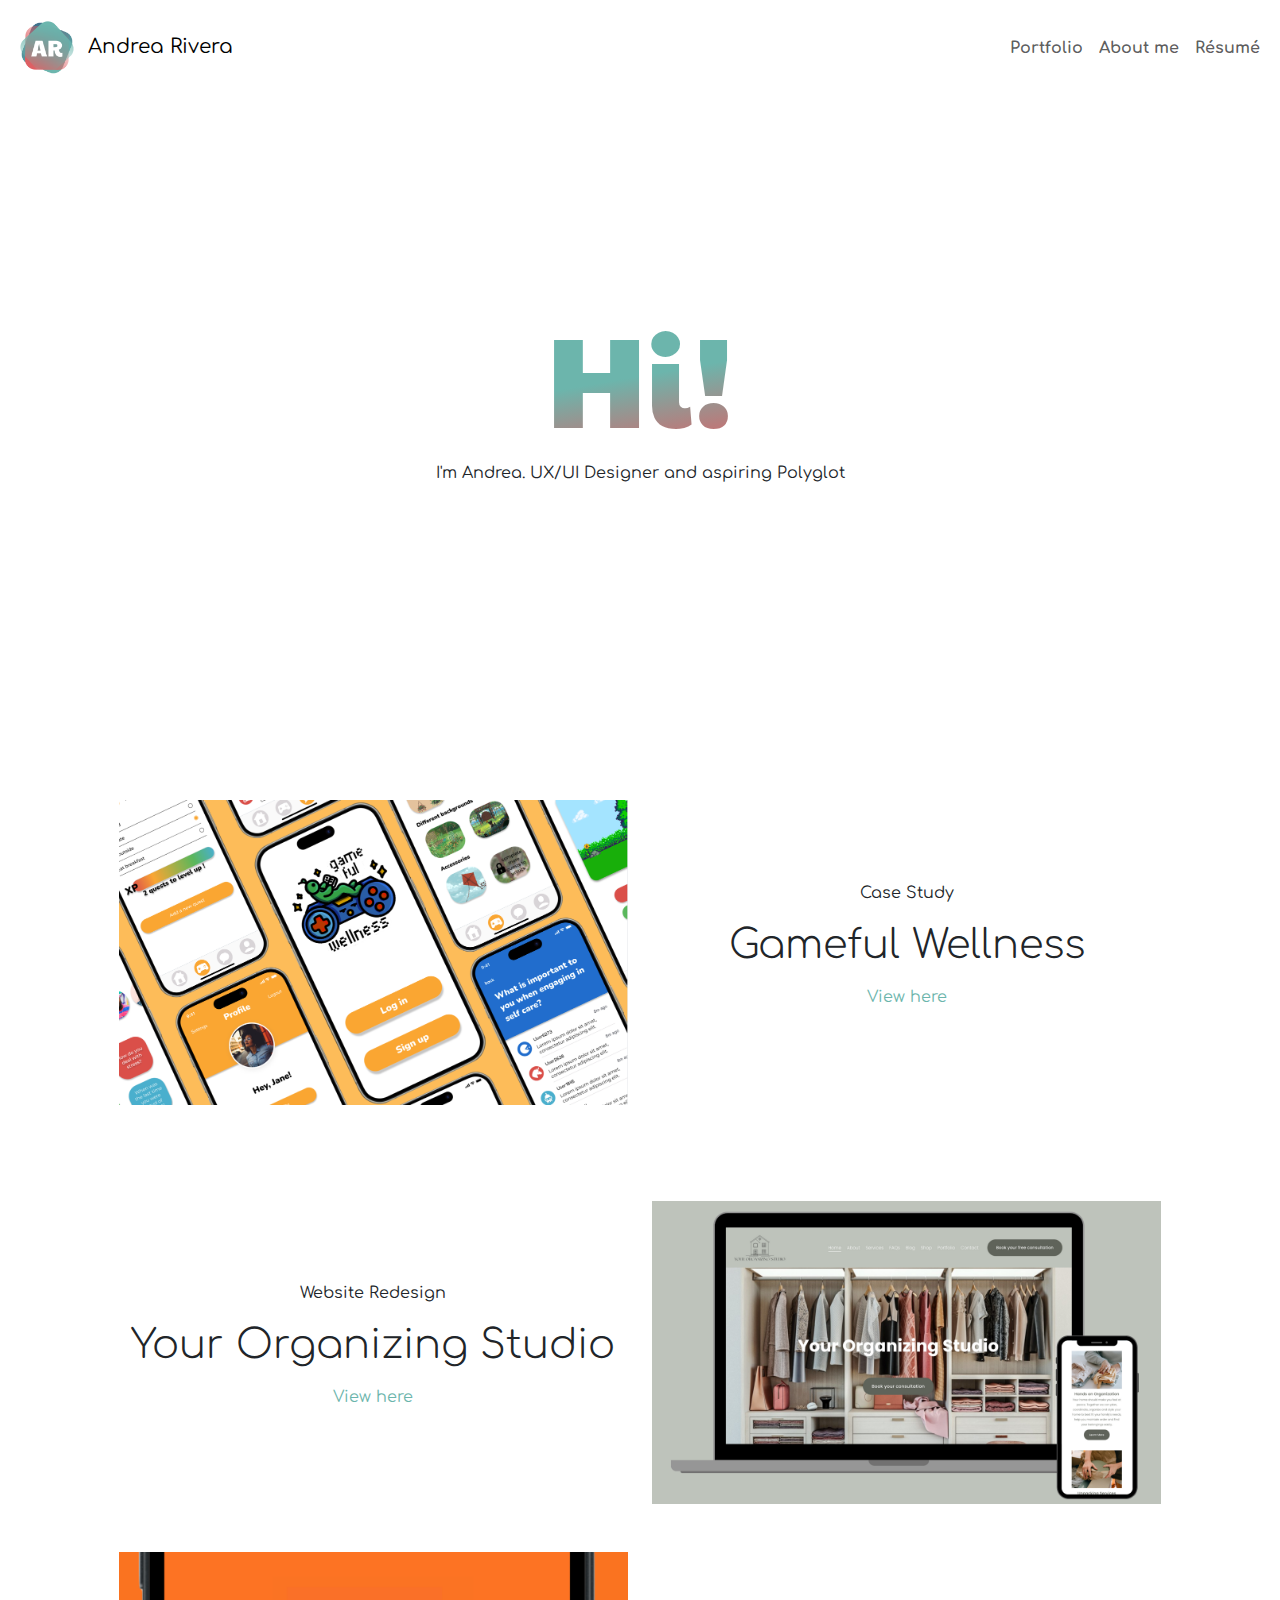
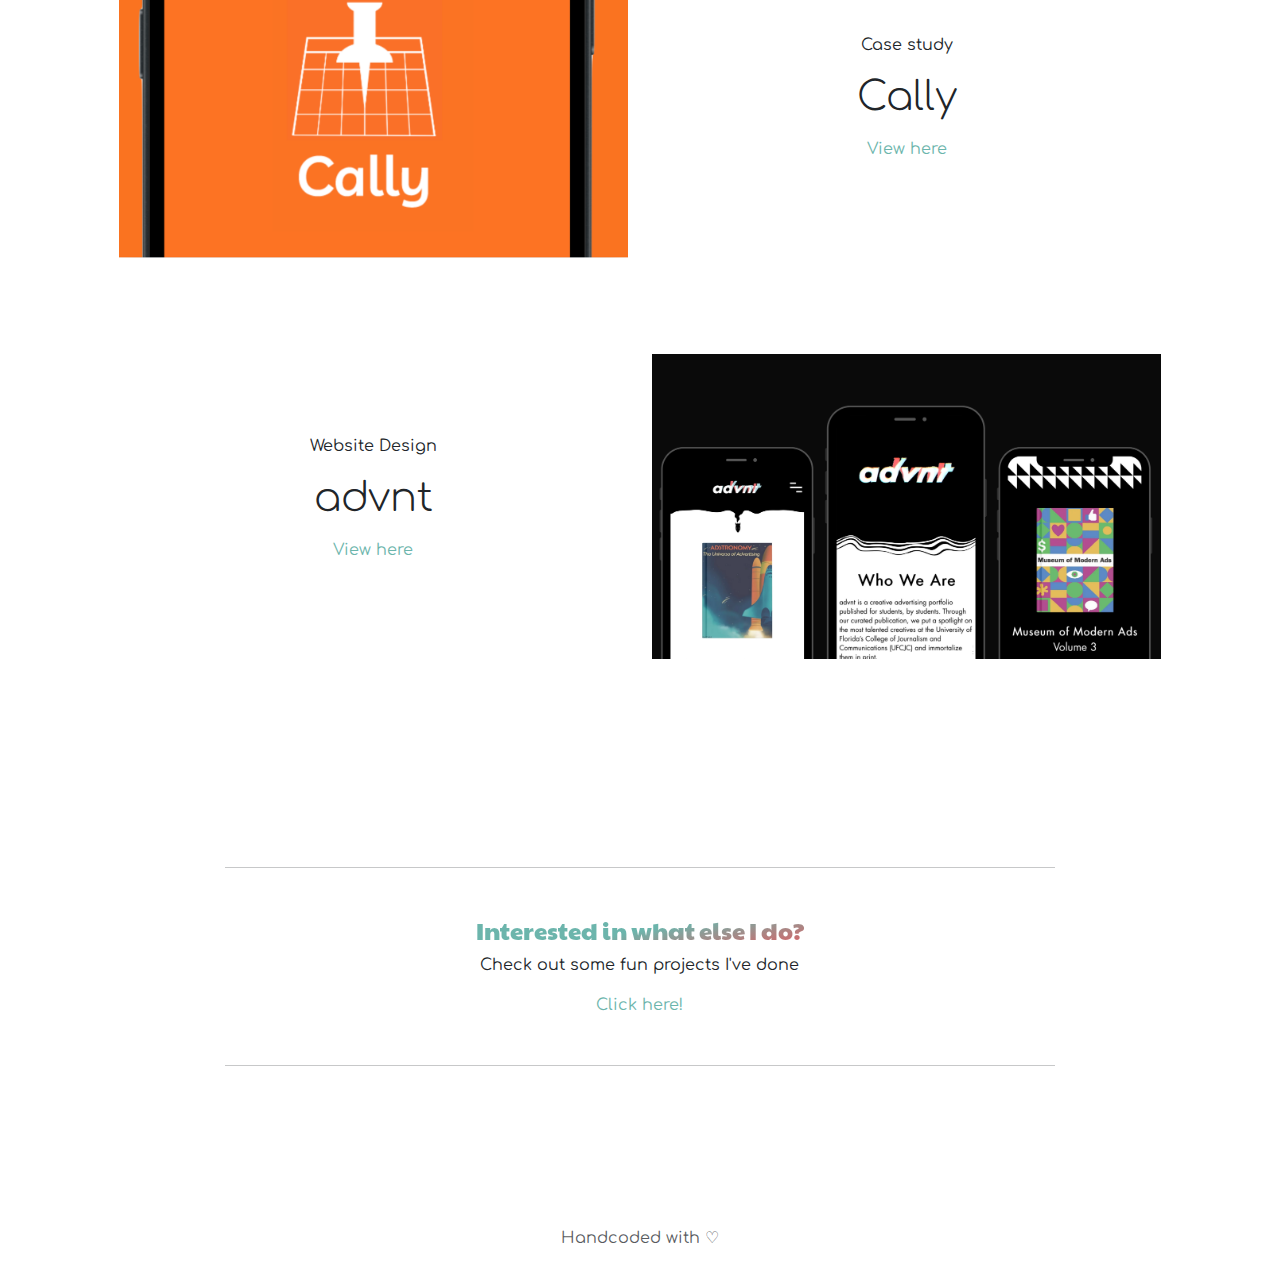
<file: index.html>
<!doctype html>
<html lang="en">
  <head>
    <meta charset="utf-8">
    <meta name="viewport" content="width=device-width, initial-scale=1">
    <title>Andrea Rivera's Portfolio</title>
    <link href="https://cdn.jsdelivr.net/npm/bootstrap@5.3.3/dist/css/bootstrap.min.css" rel="stylesheet" integrity="sha384-QWTKZyjpPEjISv5WaRU9OFeRpok6YctnYmDr5pNlyT2bRjXh0JMhjY6hW+ALEwIH" crossorigin="anonymous">
    <link rel="preconnect" href="https://fonts.googleapis.com">
    <link rel="preconnect" href="https://fonts.gstatic.com" crossorigin>
    <link href="https://fonts.googleapis.com/css2?family=Comfortaa:wght@300..700&family=Paytone+One&display=swap" rel="stylesheet">
    <style>
      h1, h2 ,h3, h4 {font-family:'Paytone One', arial, sans-serif;}
      body {font-family:'Comfortaa', arial, sans-serif;}
    </style>
    <link rel="stylesheet" href="styles/main.css">
  </head>

  <body>
      <div class="container-fluid">
        <!-- start of nav bar -->
        <div class="navigation">
          <nav class="navbar navbar-expand-lg bg-white fixed-top">
            <div class="container-fluid">
              <a class="navbar-brand" href="index.html">
               <img src="images/ARlogo2.png" alt="Logo" width="70" height="70" class="d-inline-block align-text-center img-fluid">
                Andrea Rivera
              </a>
              <button class="navbar-toggler" type="button" data-bs-toggle="collapse" data-bs-target="#navbarNav" aria-controls="navbarNav" aria-expanded="false" aria-label="Toggle navigation">
                <span class="navbar-toggler-icon"></span>
              </button>
              <div class="collapse navbar-collapse justify-content-end" id="navbarNav">
                <ul class="navbar-nav">
                  <li class="nav-item">
                    <a class="nav-link" href="index.html#portfolio">Portfolio</a>
                  </li>
                  <li class="nav-item">
                    <a class="nav-link" href="about.html">About me</a>
                  </li>
                  <li class="nav-item">
                    <a class="nav-link" href="images/AndreaRiveraResume.pdf" target="_blank">Résumé</a>
                  </li>
                </ul>
              </div>
            </div>
          </nav>
        </div>
        <!-- end of nav bar -->

        <!-- start of home -->
      <section class="row mx-auto" id="home">
        <div class="col-md-12 my-auto position-relative text-center">
          <h1 class="text-gradient" id="changeText">Hi!</h1>
          <p> I'm Andrea. UX/UI Designer and aspiring Polyglot</p>
        </div>


      </section>
      <!-- end of home -->

      <!-- start of portfolio -->
      <section class="portfolio text-center" id="portfolio">


        <div class="row pb-5">
          <div class="col-md-1">
          </div>
          <div class="col-md-5">
            <img src="images/gamefulWellness.png" class="img-fluid" alt="Filler Image 500x300px">
          </div>
          <div class="col-md-5 text-center my-auto">
            <p> Case Study </p>
            <p class="display-6"> Gameful Wellness </p>
            <p><a href="gamefulWellness.html">View here</a></p>
          </div>
          <div class="col-md-1">
          </div>
        </div>

        <div class="row py-5">
          <div class="col-md-1">
          </div>
          <div class="col-md-5 text-center my-auto">
            <p> Website Redesign </p>
            <p class="display-6"> Your Organizing Studio </p>
            <p><a href="yourOrganizingStudio.html">View here</a></p>
          </div>
          <div class="col-md-5">
            <img src="images/yos.png" class="img-fluid" alt="Filler Image 500x300px">
          </div>
          <div class="col-md-1">
          </div>
        </div>

        <div class="row pb-5">
          <div class="col-md-1">
          </div>
          <div class="col-md-5">
            <img src="images/cally.png" class="img-fluid" alt="Filler Image 500x300px">
          </div>
          <div class="col-md-5 text-center my-auto">
            <p> Case study </p>
            <p class="display-6"> Cally </p>
            <p><a href="cally.html">View here</a></p>
          </div>
          <div class="col-md-1">
          </div>
        </div>

        <div class="row py-5">
          <div class="col-md-1">
          </div>
          <div class="col-md-5 text-center my-auto">
            <p> Website Design </p>
            <p class="display-6"> advnt </p>
            <p><a href="advnt.html">View here</a></p>
          </div>
          <div class="col-md-5">
            <img src="images/advnt.png" class="img-fluid" alt="Filler Image 500x300px">
            <div class="col-md-1">
            </div>
          </div>
        </div>

      </section>

<!-- other work section -->
      <section>
        <div class="row my-5 py-5 text-center justify-content-center">
            <div class="col-md-8 py-5">
              <hr class="mb-5">
              <h2 class="text-gradient"> Interested in what else I do? </h2>
              <p> Check out some fun projects I've done </p>
              <p><a class="no-dec" href="otherWork.html">Click here!</a></p>
              <hr class="mt-5">
            </div>
        </div>
      </section>

<!-- start footer-->
      <footer class="row text-center">
        <div class="col-md-12">
          <p class= "text-muted"> Handcoded with ♡ </p>
        </div>
      </footer> <!--end footer -->

    </div> <!-- end div container -->

    <script src="https://cdn.jsdelivr.net/npm/bootstrap@5.3.3/dist/js/bootstrap.bundle.min.js" integrity="sha384-YvpcrYf0tY3lHB60NNkmXc5s9fDVZLESaAA55NDzOxhy9GkcIdslK1eN7N6jIeHz" crossorigin="anonymous"></script>
    <script src="scripts/main.js"></script>
  </body>
</html>
</file>
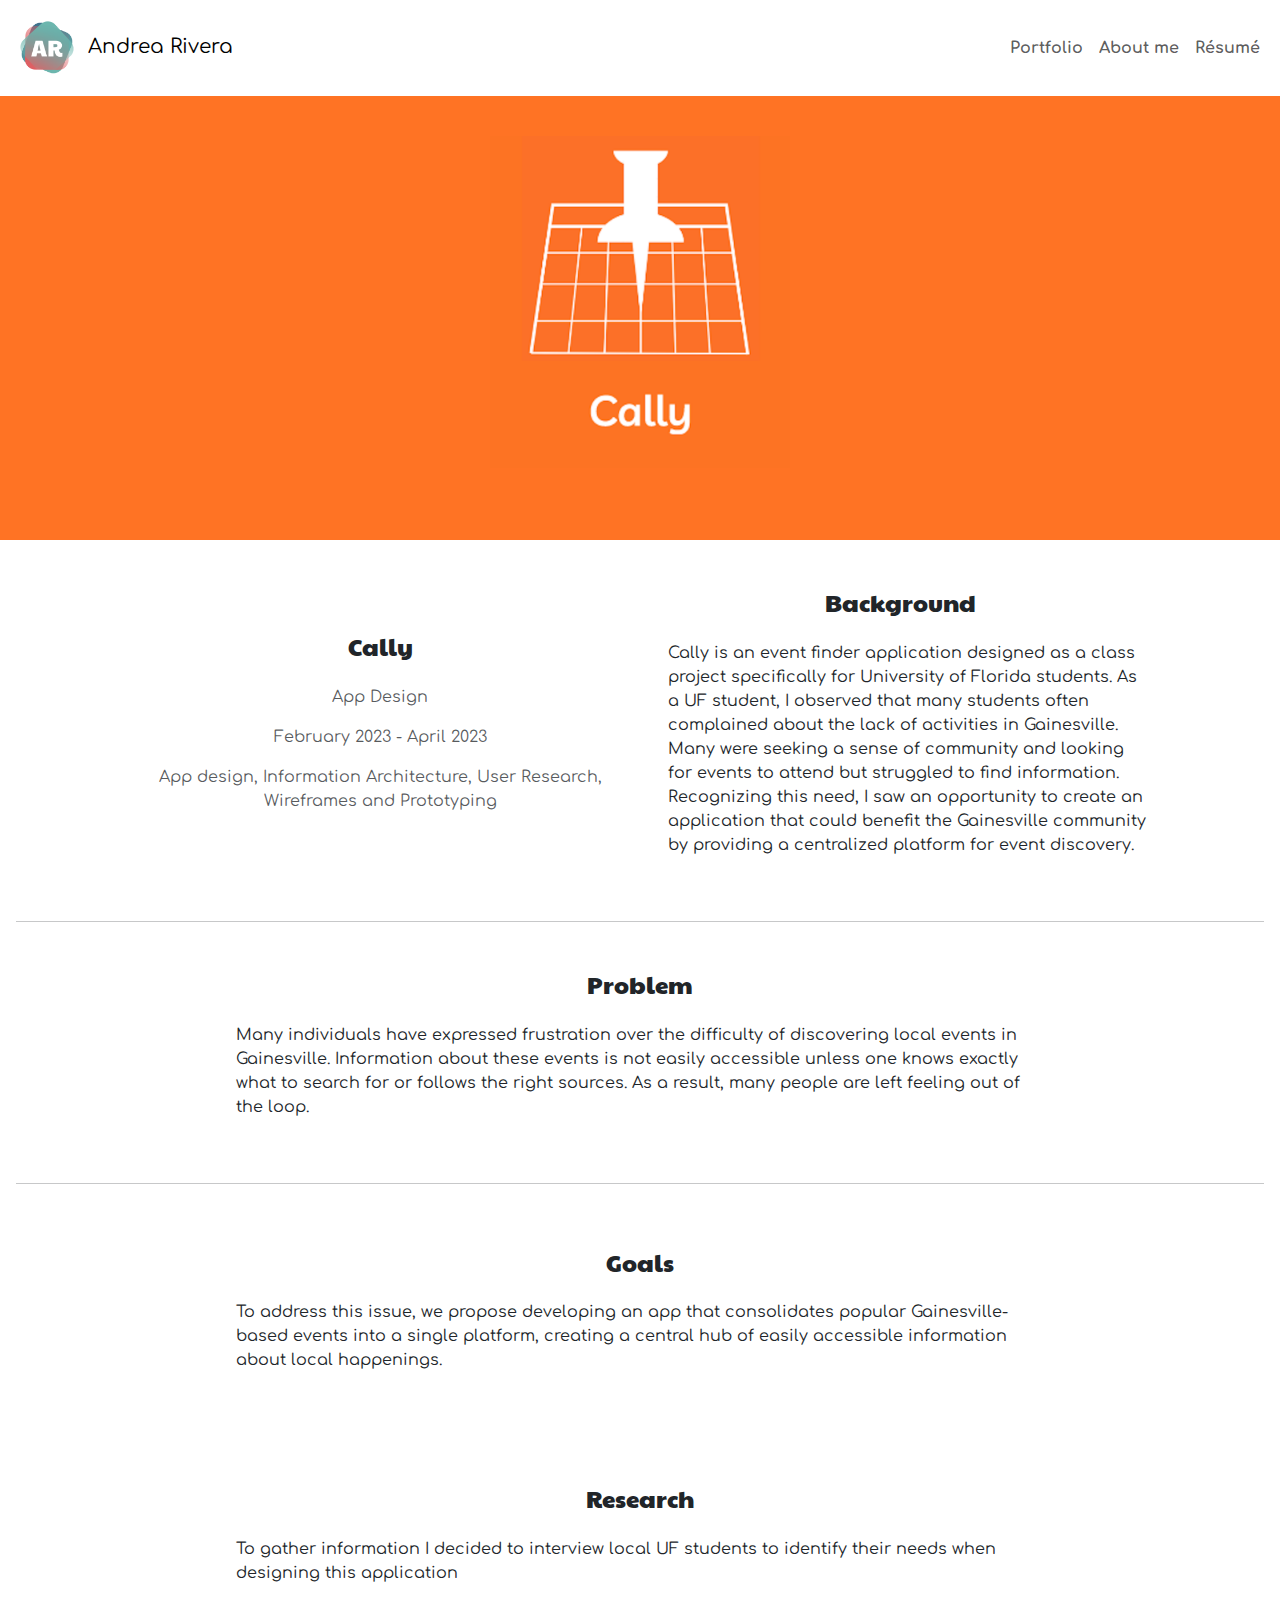
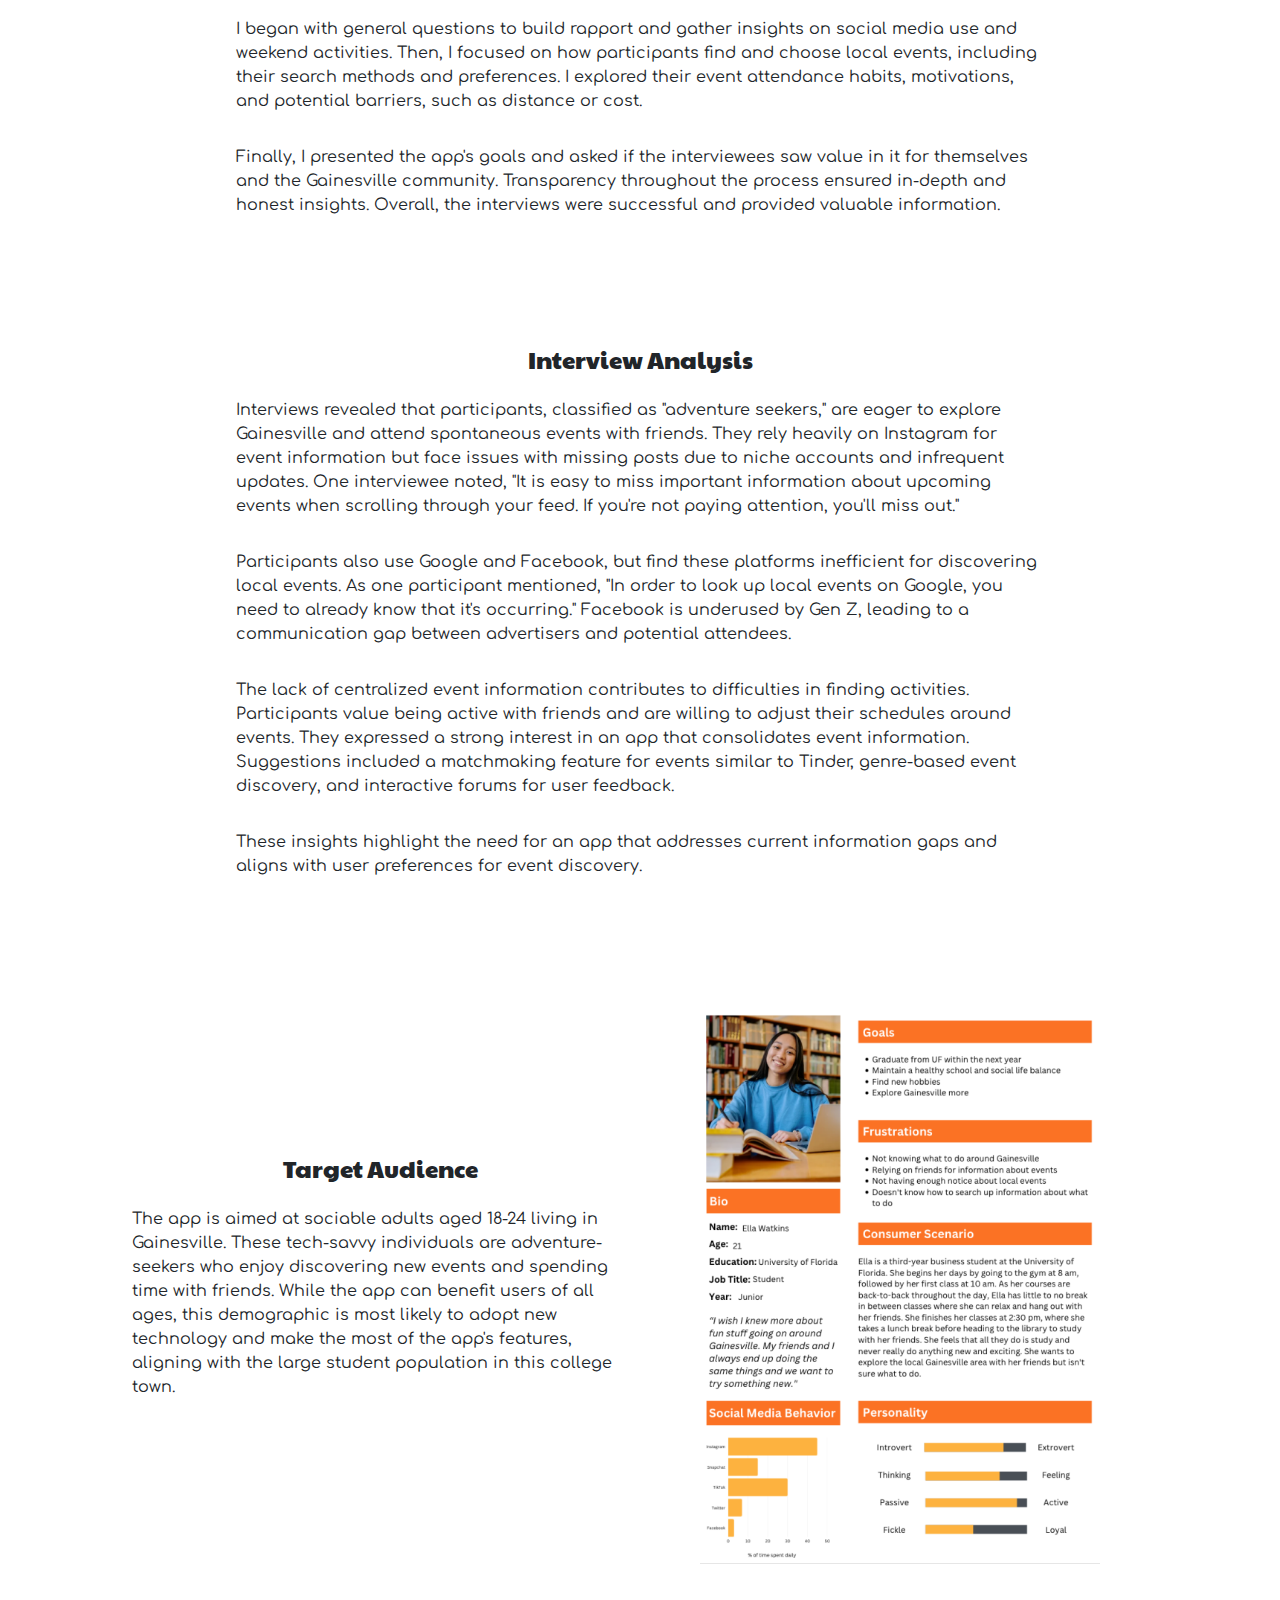
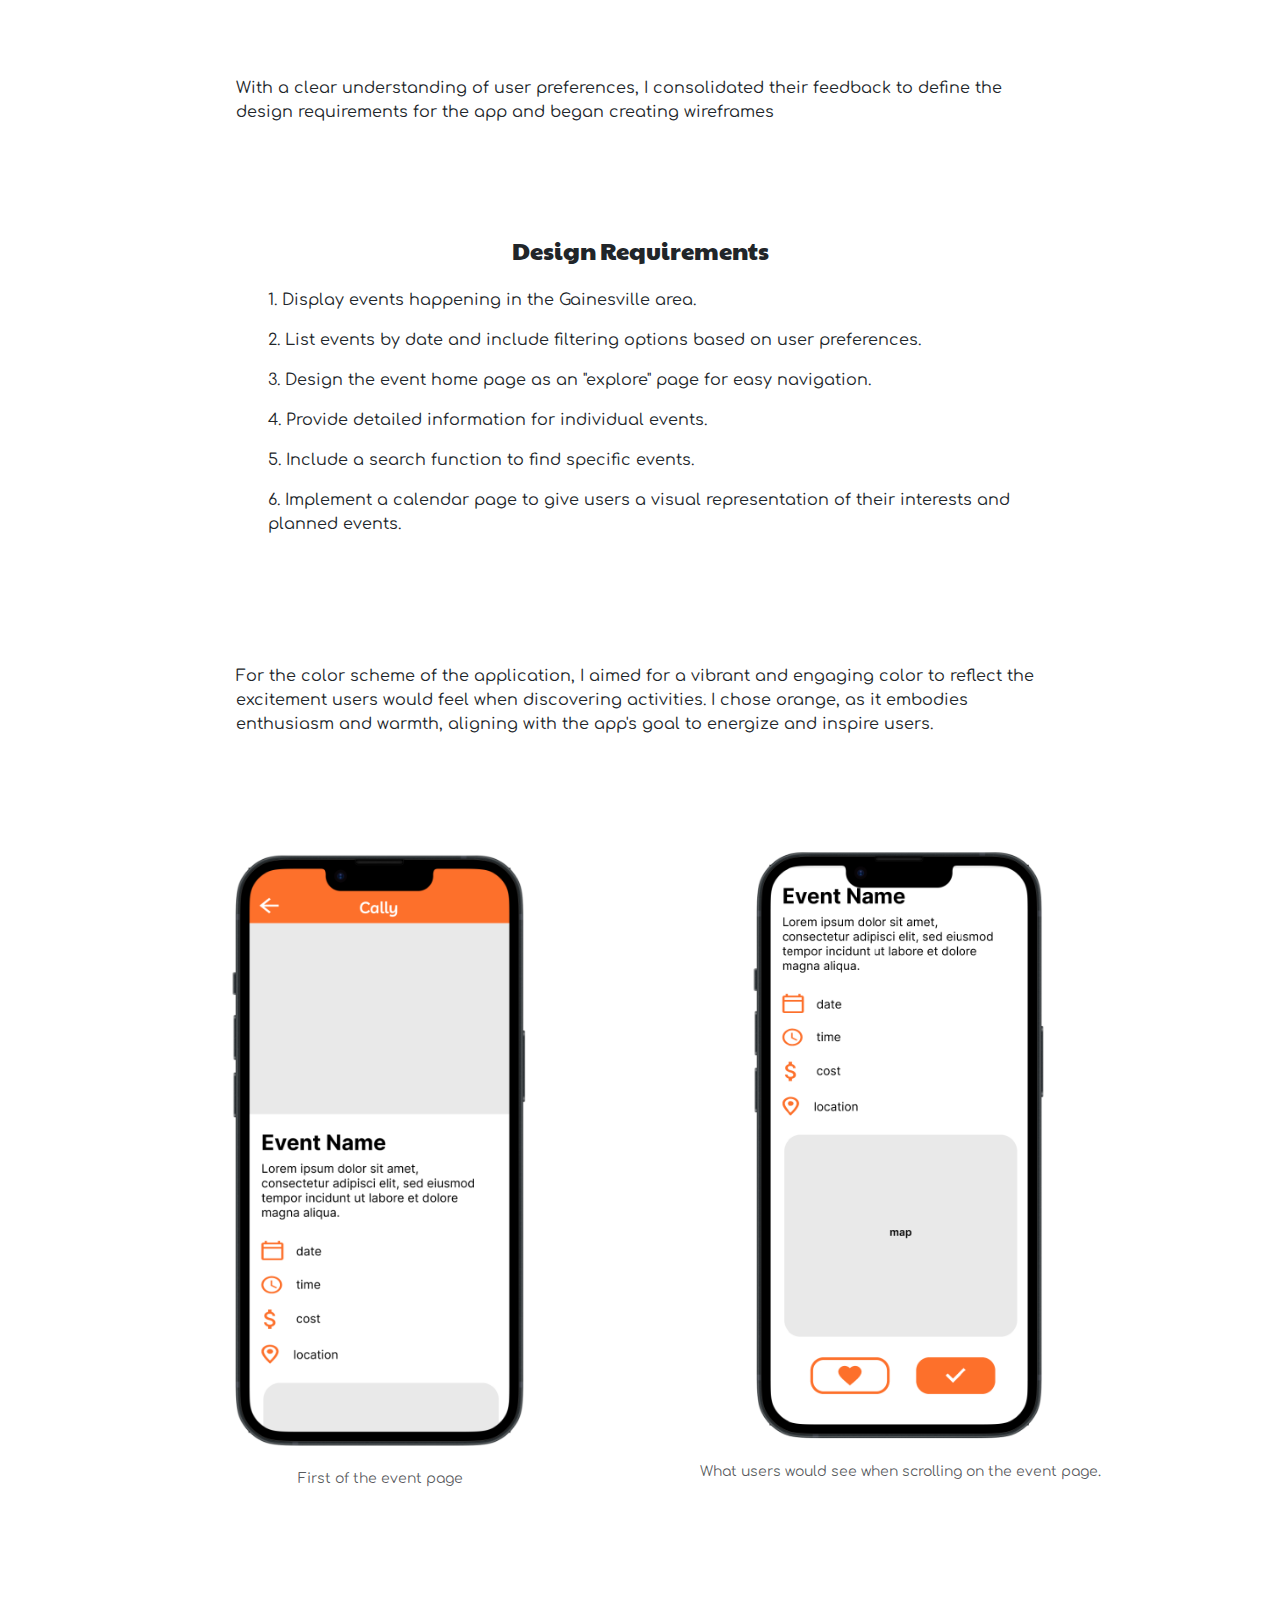
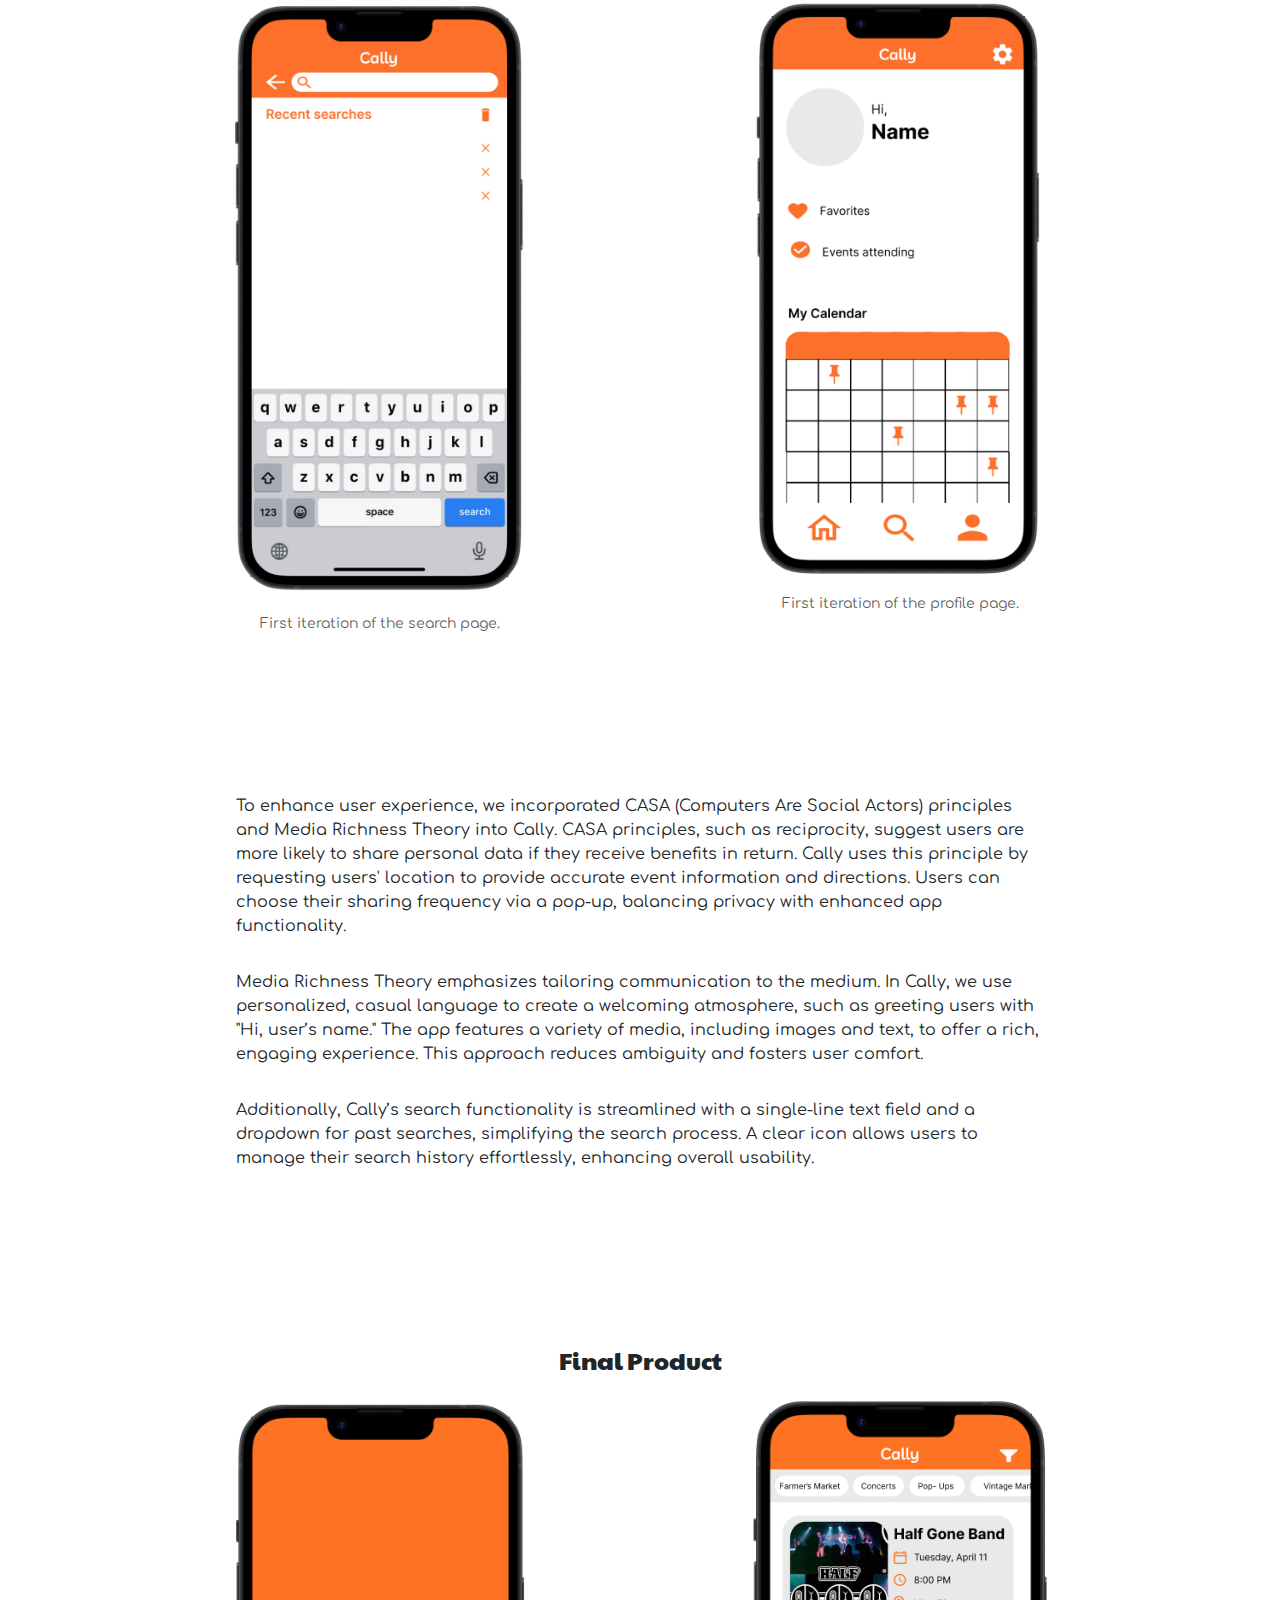
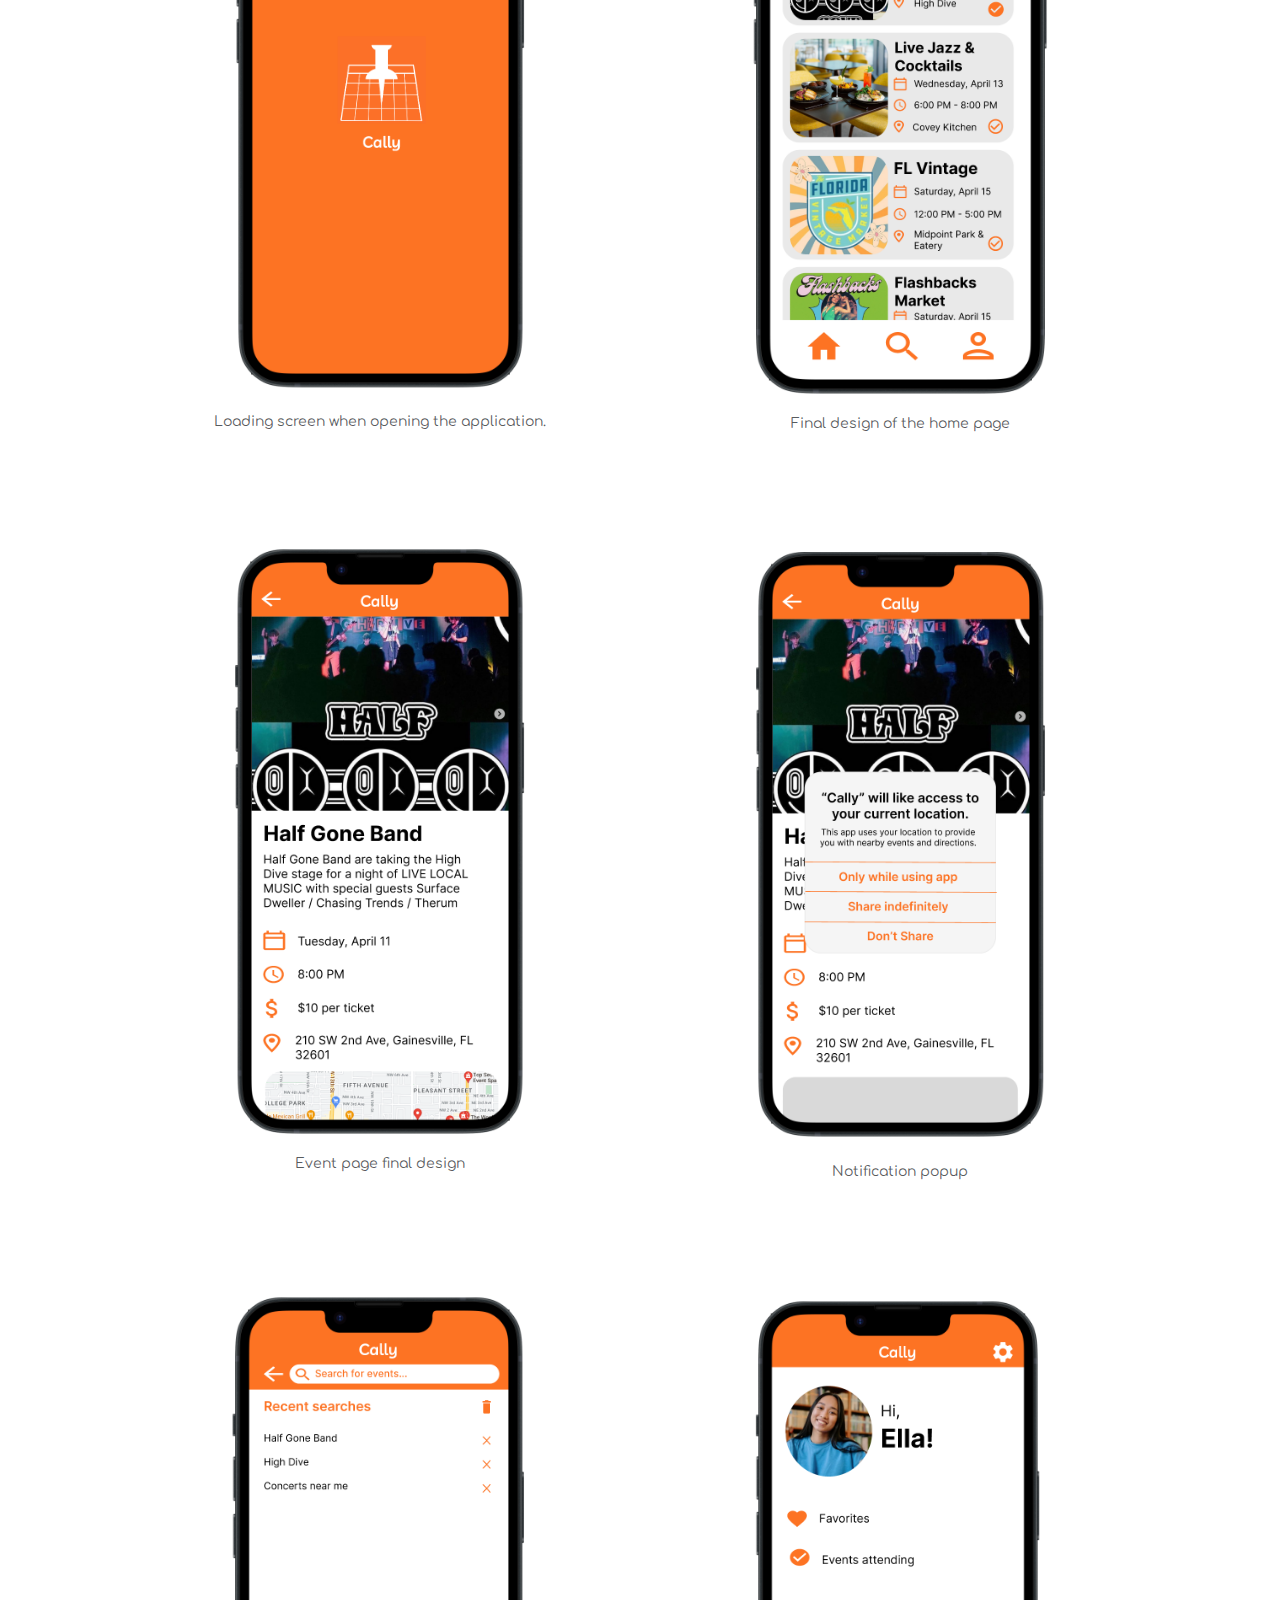
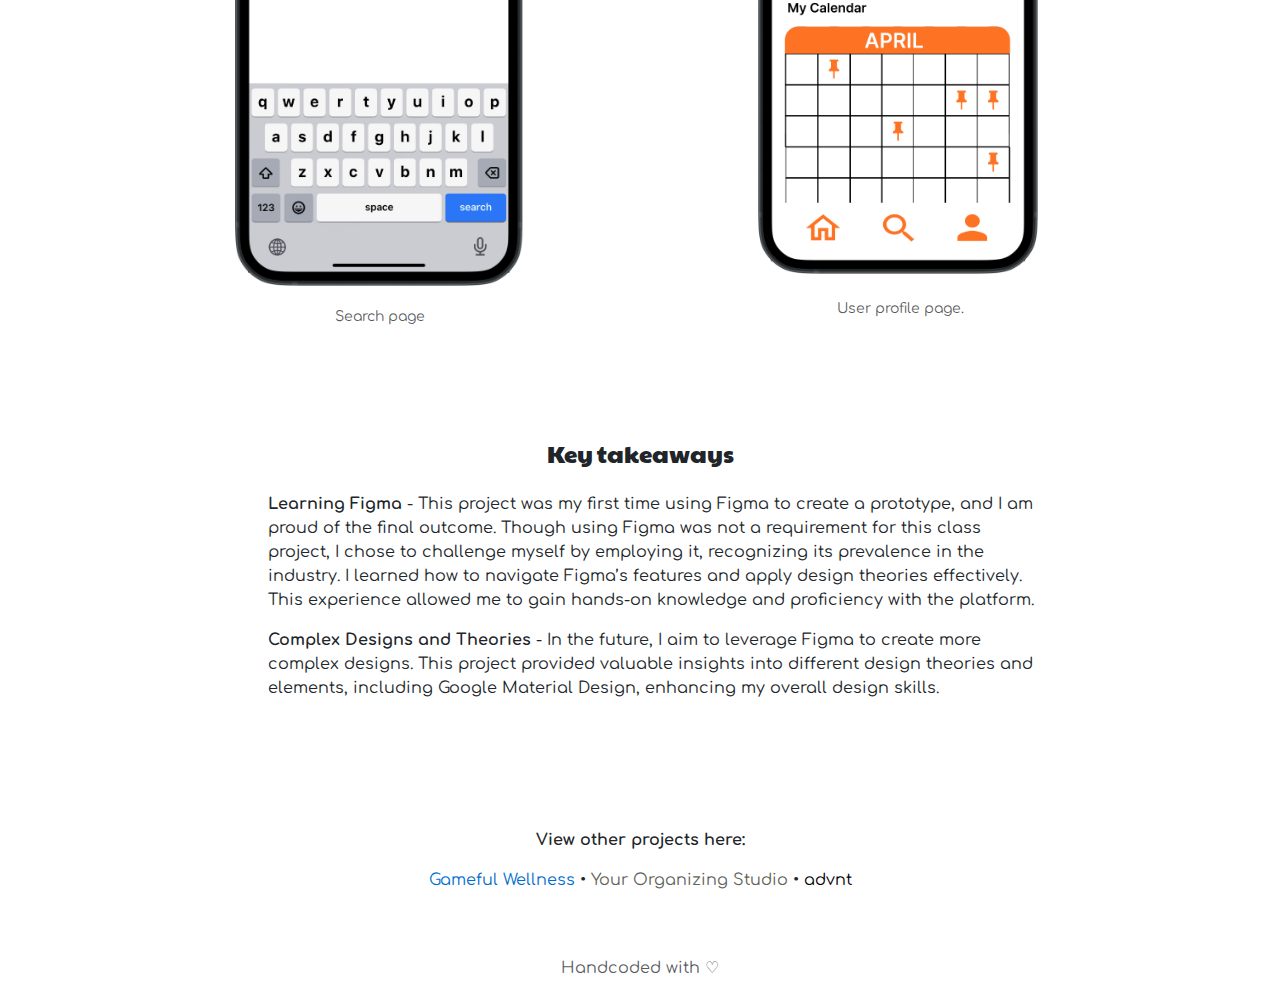
<file: cally.html>
<!doctype html>
<html lang="en">
<head>
  <meta charset="utf-8">
  <meta name="viewport" content="width=device-width, initial-scale=1">
  <title>Andrea Rivera's Portfolio</title>
  <link href="https://cdn.jsdelivr.net/npm/bootstrap@5.3.3/dist/css/bootstrap.min.css" rel="stylesheet" integrity="sha384-QWTKZyjpPEjISv5WaRU9OFeRpok6YctnYmDr5pNlyT2bRjXh0JMhjY6hW+ALEwIH" crossorigin="anonymous">
  <link rel="preconnect" href="https://fonts.googleapis.com">
  <link rel="preconnect" href="https://fonts.gstatic.com" crossorigin>
  <link href="https://fonts.googleapis.com/css2?family=Comfortaa:wght@300..700&family=Paytone+One&display=swap" rel="stylesheet">
  <style>
    h1, h2 ,h3, h4 {font-family:'Paytone One', arial, sans-serif;}
    body {font-family:'Comfortaa', arial, sans-serif;}
  </style>
  <link rel="stylesheet" href="styles/main.css">
</head>

<body>
    <div class="container-fluid">
      <!-- start of nav bar -->
      <div class="navigation">
        <nav class="navbar navbar-expand-lg bg-white fixed-top">
          <div class="container-fluid">
            <a class="navbar-brand" href="index.html">
             <img src="images/ARlogo2.png" alt="Logo" width="70" height="70" class="d-inline-block align-text-center">
              Andrea Rivera
            </a>
            <button class="navbar-toggler" type="button" data-bs-toggle="collapse" data-bs-target="#navbarNav" aria-controls="navbarNav" aria-expanded="false" aria-label="Toggle navigation">
              <span class="navbar-toggler-icon"></span>
            </button>
            <div class="collapse navbar-collapse justify-content-end" id="navbarNav">
              <ul class="navbar-nav">
                <li class="nav-item">
                  <a class="nav-link" href="index.html#portfolio">Portfolio</a>
                </li>
                <li class="nav-item">
                  <a class="nav-link" href="about.html">About me</a>
                </li>
                <li class="nav-item">
                  <a class="nav-link" href="images/AndreaRiveraResume.pdf" target="_blank">Résumé</a>
                </li>
              </ul>
            </div>
          </div>
        </nav>
      </div>
      <!-- end of nav bar -->

        <section class="project">

          <section class="row hero callyhead" id="hero">
            <div class="col-md-12 my-auto position-relative text-center">
              <img src="images/cally/callyHead.png" alt="Cally logo" class="mt-5 pt-3 img-fluid" height="300" width="300" >
            </div>
          </section>
          <div class="mx-3"> <!-- overall margin -->

          <div class="row justify-content-center py-5">
            <div class="col-md-5 my-auto text-center">
              <h1 class="projectname"> Cally </h1>
              <p class="text-muted pt-3"> App Design </p>
              <p class="text-muted"> February 2023 - April 2023 </p>
              <p class="text-muted"> App design, Information Architecture, User Research, Wireframes and Prototyping </p>
            </div>
            <div class="col-md-5">
              <h2 class="text-center pb-3"> Background </h2>
              <p class="ps-3">Cally is an event finder application designed as a class project specifically for University of Florida students. As a UF student, I observed that many students often complained about the lack of activities in Gainesville. Many were seeking a sense of community and looking for events to attend but struggled to find information. Recognizing this need, I saw an opportunity to create an application that could benefit the Gainesville community by providing a centralized platform for event discovery.</p>
            </div>
          </div>

          <div class="row problem text-center justify-content-center">
            <hr class="mb-5">
            <div class="col-md-8">
              <h2 class="pb-3"> Problem </h2>
              <p class="text-start">Many individuals have expressed frustration over the difficulty of discovering local events in Gainesville. Information about these events is not easily accessible unless one knows exactly what to search for or follows the right sources. As a result, many people are left feeling out of the loop. </p>
            </div>
            <hr class="mt-5">
          </div>

          <div class="row problem justify-content-center py-5">
            <div class="col-md-8">
              <h2 class="text-center pb-3"> Goals</h2>
              <p> To address this issue, we propose developing an app that consolidates popular Gainesville-based events into a single platform, creating a central hub of easily accessible information about local happenings.</p>
            </div>

          </div>

          <div class="row problem justify-content-center py-5">
            <div class="col-md-8">
              <h2 class="text-center"> Research</h2>
              <p class="py-3"> To gather information I decided to interview local UF students to identify their needs when designing this application </p>
              <p class="pb-3"> I began with general questions to build rapport and gather insights on social media use and weekend activities. Then, I focused on how participants find and choose local events, including their search methods and preferences. I explored their event attendance habits, motivations, and potential barriers, such as distance or cost.</p>
              <p class="pb-3"> Finally, I presented the app's goals and asked if the interviewees saw value in it for themselves and the Gainesville community. Transparency throughout the process ensured in-depth and honest insights. Overall, the interviews were successful and provided valuable information.</p>
            </div>
          </div>

          <div class="row problem justify-content-center py-5">
            <div class="col-md-8">
              <h2 class="text-center">Interview Analysis</h2>
              <p class="py-3"> Interviews revealed that participants, classified as "adventure seekers," are eager to explore Gainesville and attend spontaneous events with friends. They rely heavily on Instagram for event information but face issues with missing posts due to niche accounts and infrequent updates. One interviewee noted, "It is easy to miss important information about upcoming events when scrolling through your feed. If you're not paying attention, you'll miss out."</p>
              <p class="pb-3"> Participants also use Google and Facebook, but find these platforms inefficient for discovering local events. As one participant mentioned, "In order to look up local events on Google, you need to already know that it's occurring." Facebook is underused by Gen Z, leading to a communication gap between advertisers and potential attendees.</p>
              <p class="pb-3">The lack of centralized event information contributes to difficulties in finding activities. Participants value being active with friends and are willing to adjust their schedules around events. They expressed a strong interest in an app that consolidates event information. Suggestions included a matchmaking feature for events similar to Tinder, genre-based event discovery, and interactive forums for user feedback.</p>
              <p class="pb-3">These insights highlight the need for an app that addresses current information gaps and aligns with user preferences for event discovery.</p>
            </div>
          </div>

          <div class="row justify-content-center py-5">
            <div class="col-md-5 my-auto">
              <h2 class="text-center"> Target Audience </h2>
              <p class="py-3"> The app is aimed at sociable adults aged 18-24 living in Gainesville. These tech-savvy individuals are adventure-seekers who enjoy discovering new events and spending time with friends. While the app can benefit users of all ages, this demographic is most likely to adopt new technology and make the most of the app's features, aligning with the large student population in this college town.</p>
            </div>
            <figure class="figure col-md-5 text-center">
              <img src="images/cally/callyTa.png" alt="advnt brainstorm" height="500" width="400" class="img-fluid">
            </figure>
          </div>

          <div class="row justify-content-center py-5">
            <div class="col-md-8">
              <p>With a clear understanding of user preferences, I consolidated their feedback to define the design requirements for the app and began creating wireframes</p>
            </div>
          </div>


          <div class="row text-center justify-content-center py-5">
            <h2>Design Requirements</h2>
              <div class="col-md-8">
                <ol class="list-group-flush list-group-numbered text-center pt-3">
                  <li class="list-group-item justify-content-center pb-3"> Display events happening in the Gainesville area.</li>
                  <li class="list-group-item justify-content-center pb-3"> List events by date and include filtering options based on user preferences.</li>
                  <li class="list-group-item justify-content-center pb-3">Design the event home page as an "explore" page for easy navigation.</li>
                  <li class="list-group-item justify-content-center pb-3"> Provide detailed information for individual events.</li>
                  <li class="list-group-item justify-content-center pb-3"> Include a search function to find specific events.</li>
                  <li class="list-group-item justify-content-center pb-3"> Implement a calendar page to give users a visual representation of their interests and planned events.</li>
                </ol>
              </div>
            </div>

            <div class="row justify-content-center py-5">
              <div class="col-md-8">
                <p>For the color scheme of the application, I aimed for a vibrant and engaging color to reflect the excitement users would feel when discovering activities. I chose orange, as it embodies enthusiasm and warmth, aligning with the app's goal to energize and inspire users.</p>
              </div>
            </div>

            <div class="row text-center justify-content-center py-5">
              <figure class="figure col-md-5">
                <img src="images/cally/oldEvent.png" alt="Old event page." height="500" width="300" class="img-fluid">
                <figcaption class="figure-caption pt-3">First of the event page</figcaption>
              </figure>
              <figure class="figure col-md-5">
                <img src="images/cally/oldEvent2.png" alt="old event page" height="500" width="300" class="img-fluid">
                <figcaption class="figure-caption pt-3"> What users would see when scrolling on the event page. </figcaption>
              </figure>
            </div>
            <div class="row text-center justify-content-center py-5">
              <figure class="figure col-md-5">
                <img src="images/cally/oldSearch.png" alt="old search page" height="500" width="300" class="img-fluid">
                <figcaption class="figure-caption pt-3"> First iteration of the search page.</figcaption>
              </figure>
              <figure class="figure col-md-5">
                <img src="images/cally/oldProfile.png" alt="advnt CTA" height="500" width="300" class="img-fluid">
                <figcaption class="figure-caption pt-3">First iteration of the profile page.</figcaption>
              </figure>
            </div>


            <div class="row justify-content-center py-5">
              <div class="col-md-8 py-5">
                <p class="pb-3">To enhance user experience, we incorporated CASA (Computers Are Social Actors) principles and Media Richness Theory into Cally. CASA principles, such as reciprocity, suggest users are more likely to share personal data if they receive benefits in return. Cally uses this principle by requesting users' location to provide accurate event information and directions. Users can choose their sharing frequency via a pop-up, balancing privacy with enhanced app functionality.</p>
                <p class="pb-3">Media Richness Theory emphasizes tailoring communication to the medium. In Cally, we use personalized, casual language to create a welcoming atmosphere, such as greeting users with "Hi, user’s name." The app features a variety of media, including images and text, to offer a rich, engaging experience. This approach reduces ambiguity and fosters user comfort.</p>
                <p class="pb-3">Additionally, Cally’s search functionality is streamlined with a single-line text field and a dropdown for past searches, simplifying the search process. A clear icon allows users to manage their search history effortlessly, enhancing overall usability.</p>
              </div>
            </div>

          <div class="row text-center justify-content-center py-5">
              <h2 class="pb-3"> Final Product </h2>
              <figure class="figure col-md-5">
                <img src="images/cally/callyLanding.png" alt="advnt CTA" height="500" width="300" class="img-fluid">
                <figcaption class="figure-caption pt-3">Loading screen when opening the application.</figcaption>
              </figure>
            <figure class="figure col-md-5">
              <img src="images/cally/callyEvents.png" alt="New landing page." height="500" width="300" class="img-fluid">
              <figcaption class="figure-caption pt-3">Final design of the home page</figcaption>
            </figure>
          </div>

          <div class="row text-center justify-content-center py-5">
            <figure class="figure col-md-5">
              <img src="images/cally/event.png" alt="advnt CTA" height="500" width="300" class="img-fluid">
              <figcaption class="figure-caption pt-3">Event page final design</figcaption>
            </figure>
            <figure class="figure col-md-5">
              <img src="images/cally/callyNotif.png" alt="New landing page." height="500" width="300" class="img-fluid">
              <figcaption class="figure-caption pt-3">Notification popup</figcaption>
            </figure>
          </div>

          <div class="row text-center justify-content-center py-5">
            <figure class="figure col-md-5">
              <img src="images/cally/callySearch.png" alt="New landing page." height="500" width="300" class="img-fluid">
              <figcaption class="figure-caption pt-3">Search page</figcaption>
            </figure>
            <figure class="figure col-md-5">
              <img src="images/cally/callyProfile.png" alt="advnt CTA" height="500" width="300" class="img-fluid">
              <figcaption class="figure-caption pt-3">User profile page.</figcaption>
            </figure>
          </div>

          <div class="row justify-content-center py-5">
            <div class="col-md-8 ">
              <h2 class="text-center"> Key takeaways </h2>
                <ol>
                  <li class="list-group-item py-3"> <strong>Learning Figma</strong> - This project was my first time using Figma to create a prototype, and I am proud of the final outcome. Though using Figma was not a requirement for this class project, I chose to challenge myself by employing it, recognizing its prevalence in the industry. I learned how to navigate Figma’s features and apply design theories effectively. This experience allowed me to gain hands-on knowledge and proficiency with the platform.</li>
                  <li class="list-group-item pb-3"><strong>Complex Designs and Theories</strong> - In the future, I aim to leverage Figma to create more complex designs. This project provided valuable insights into different design theories and elements, including Google Material Design, enhancing my overall design skills.</li>
                </ol>
            </div>
          </div>

          </div>
        </section>

        <section>
          <div class="row text-center justify-content-center py-5">
            <div class="col-md-10">
            <p><strong>View other projects here:</strong> </p>
            <p><a class="no-dec" id="gw" href="gamefulWellness.html">Gameful Wellness</a> • <a class="no-dec" id="yos" href="yourOrganizingStudio.html">Your Organizing Studio</a> • <a class="no-dec" id="advnt" href="advnt.html">advnt</a></p>
            </div>
          </div>
        </section>

        <!-- start footer-->
      <footer class="row text-center justify-content-center">
        <div class="col-md-10">
          <p class= "text-muted"> Handcoded with ♡ </p>
        </div>
      </footer> <!--end footer -->

    </div> <!-- end div container -->

    <script src="https://cdn.jsdelivr.net/npm/bootstrap@5.3.3/dist/js/bootstrap.bundle.min.js" integrity="sha384-YvpcrYf0tY3lHB60NNkmXc5s9fDVZLESaAA55NDzOxhy9GkcIdslK1eN7N6jIeHz" crossorigin="anonymous"></script>
    <script src="scripts/main.js"></script>
  </body>
</html>
</file>
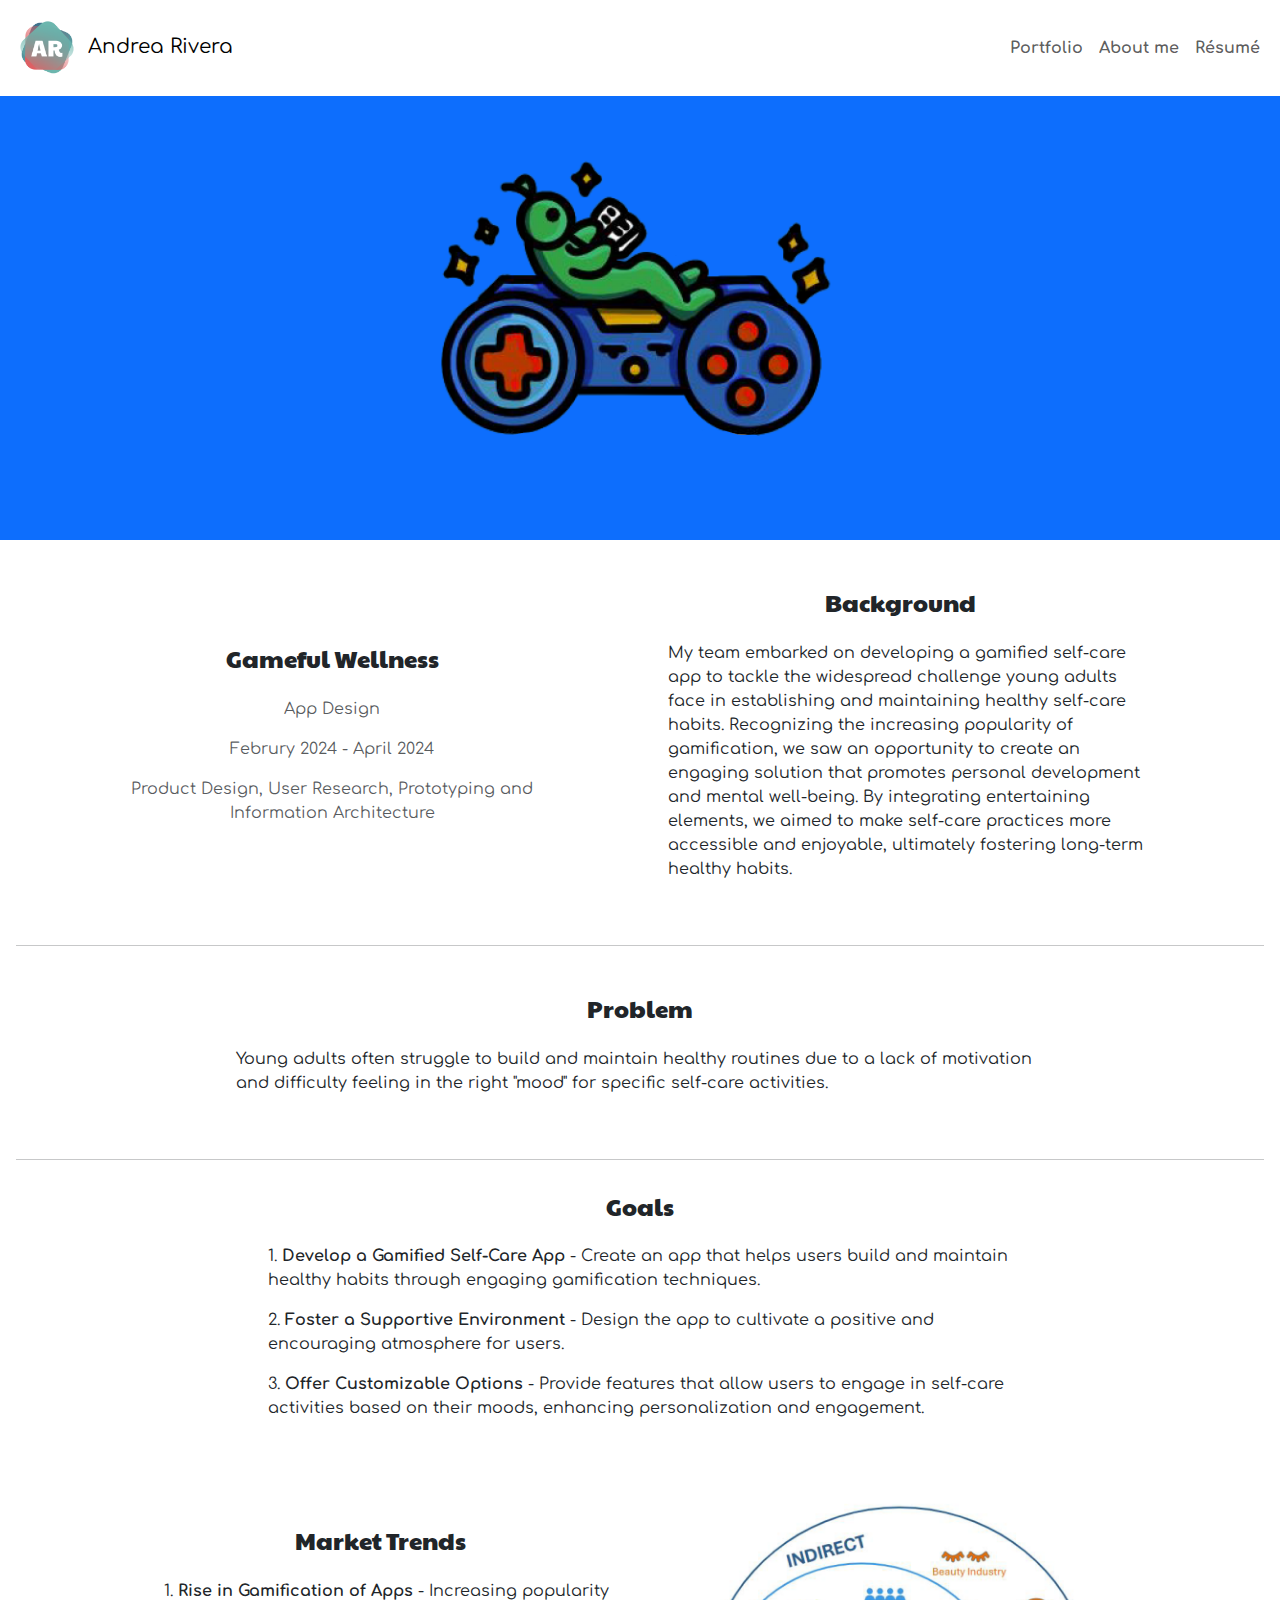
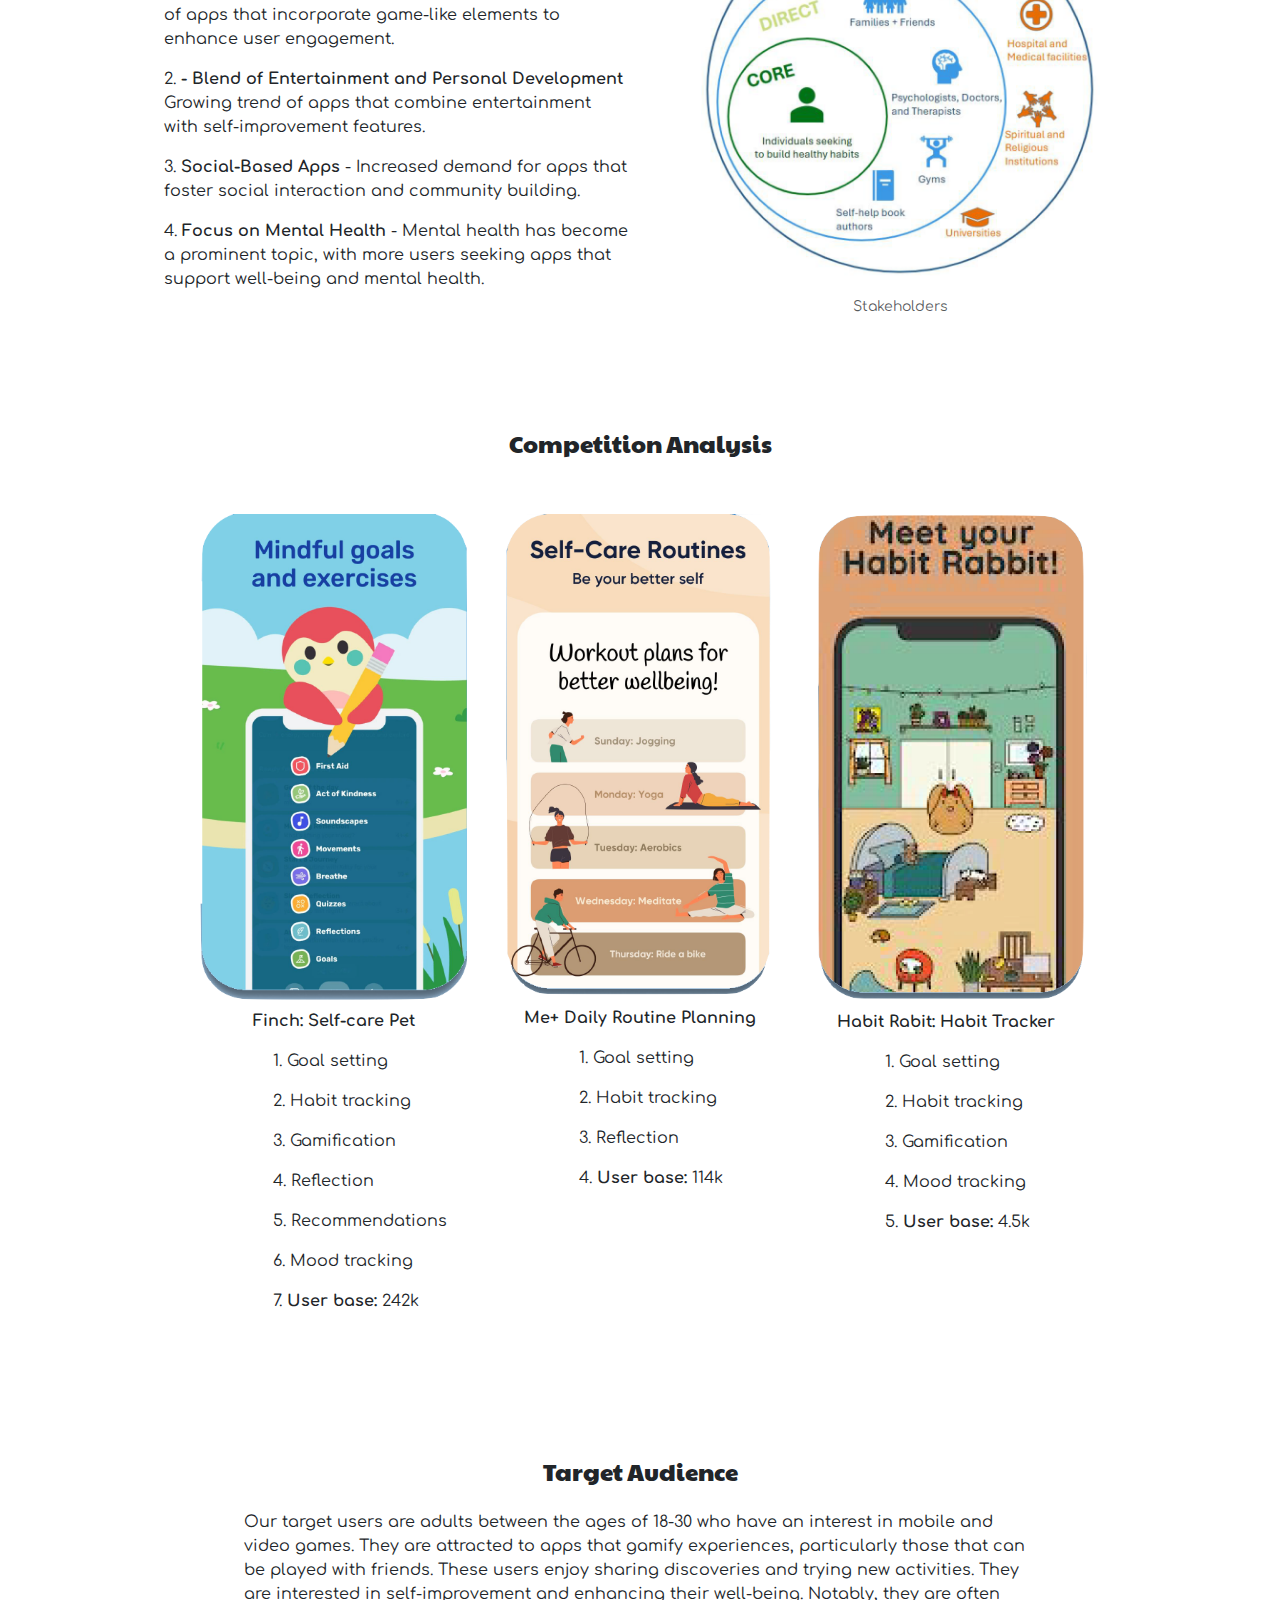
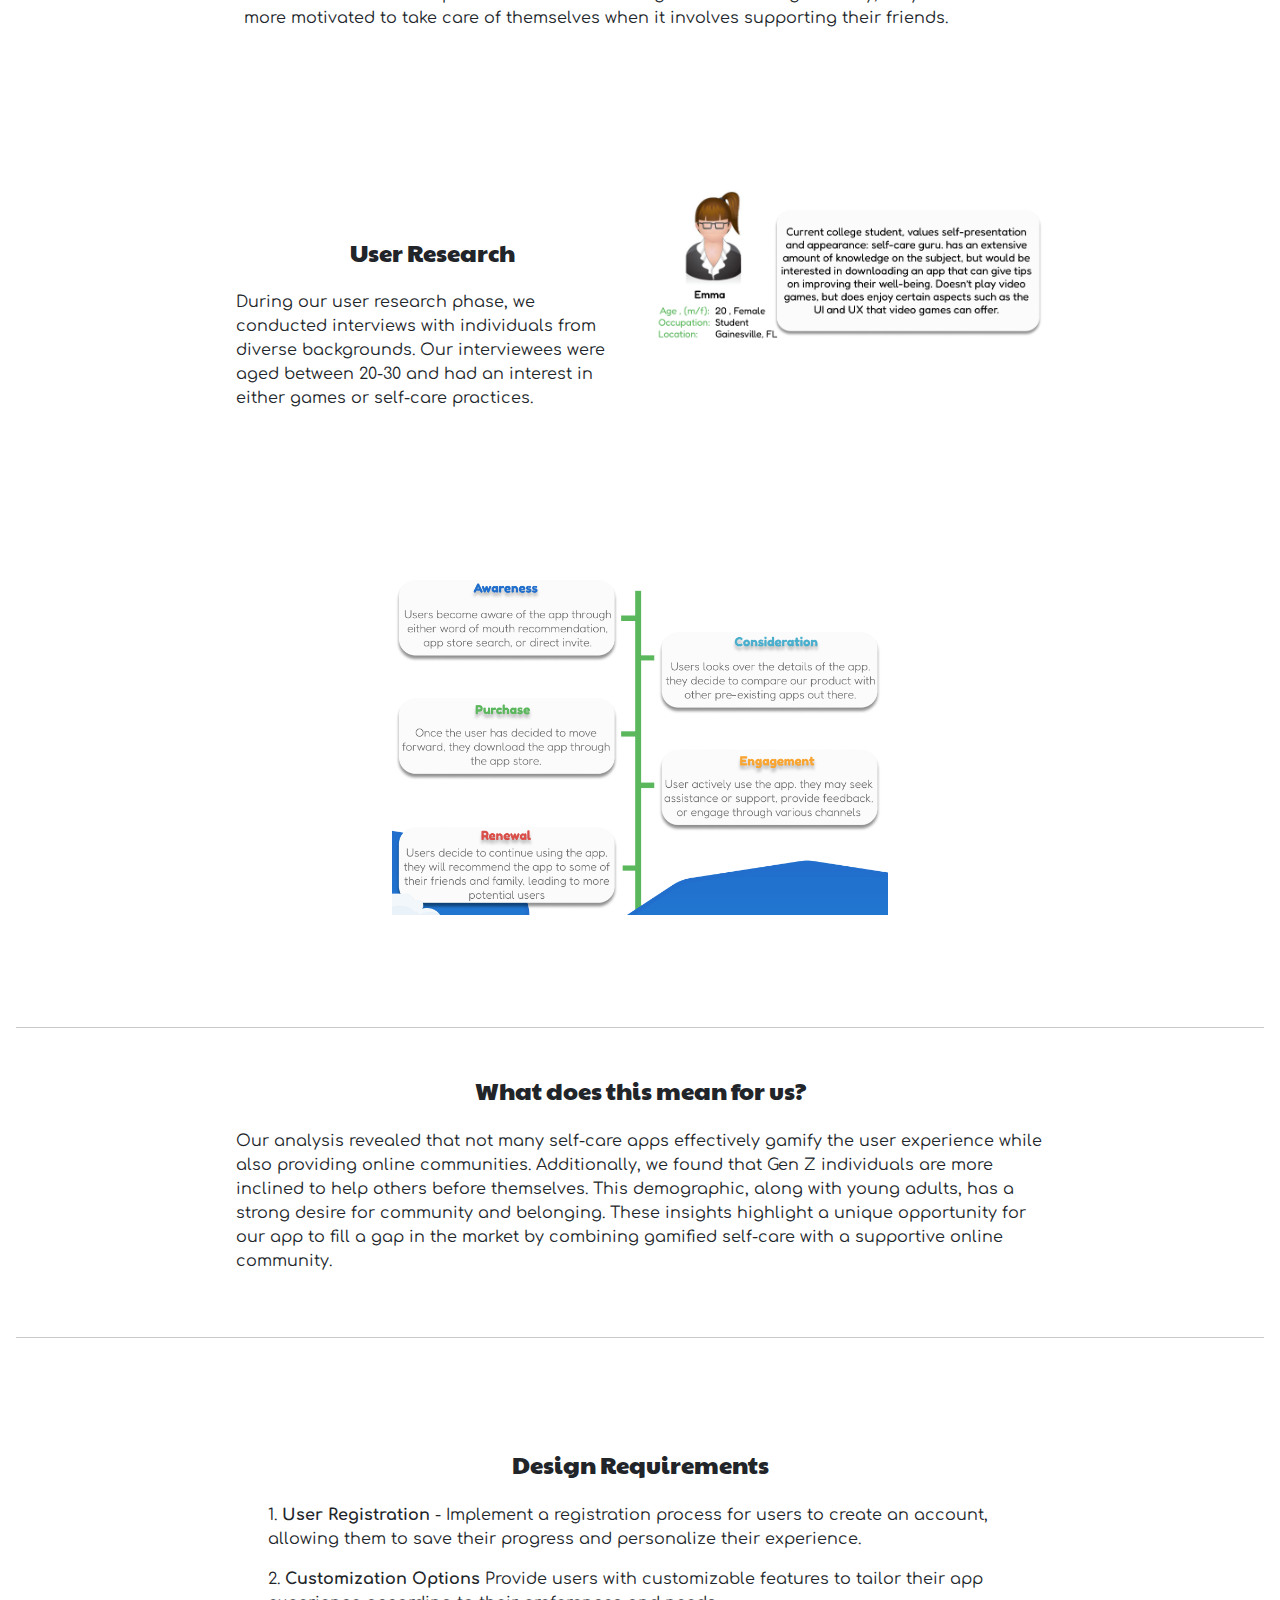
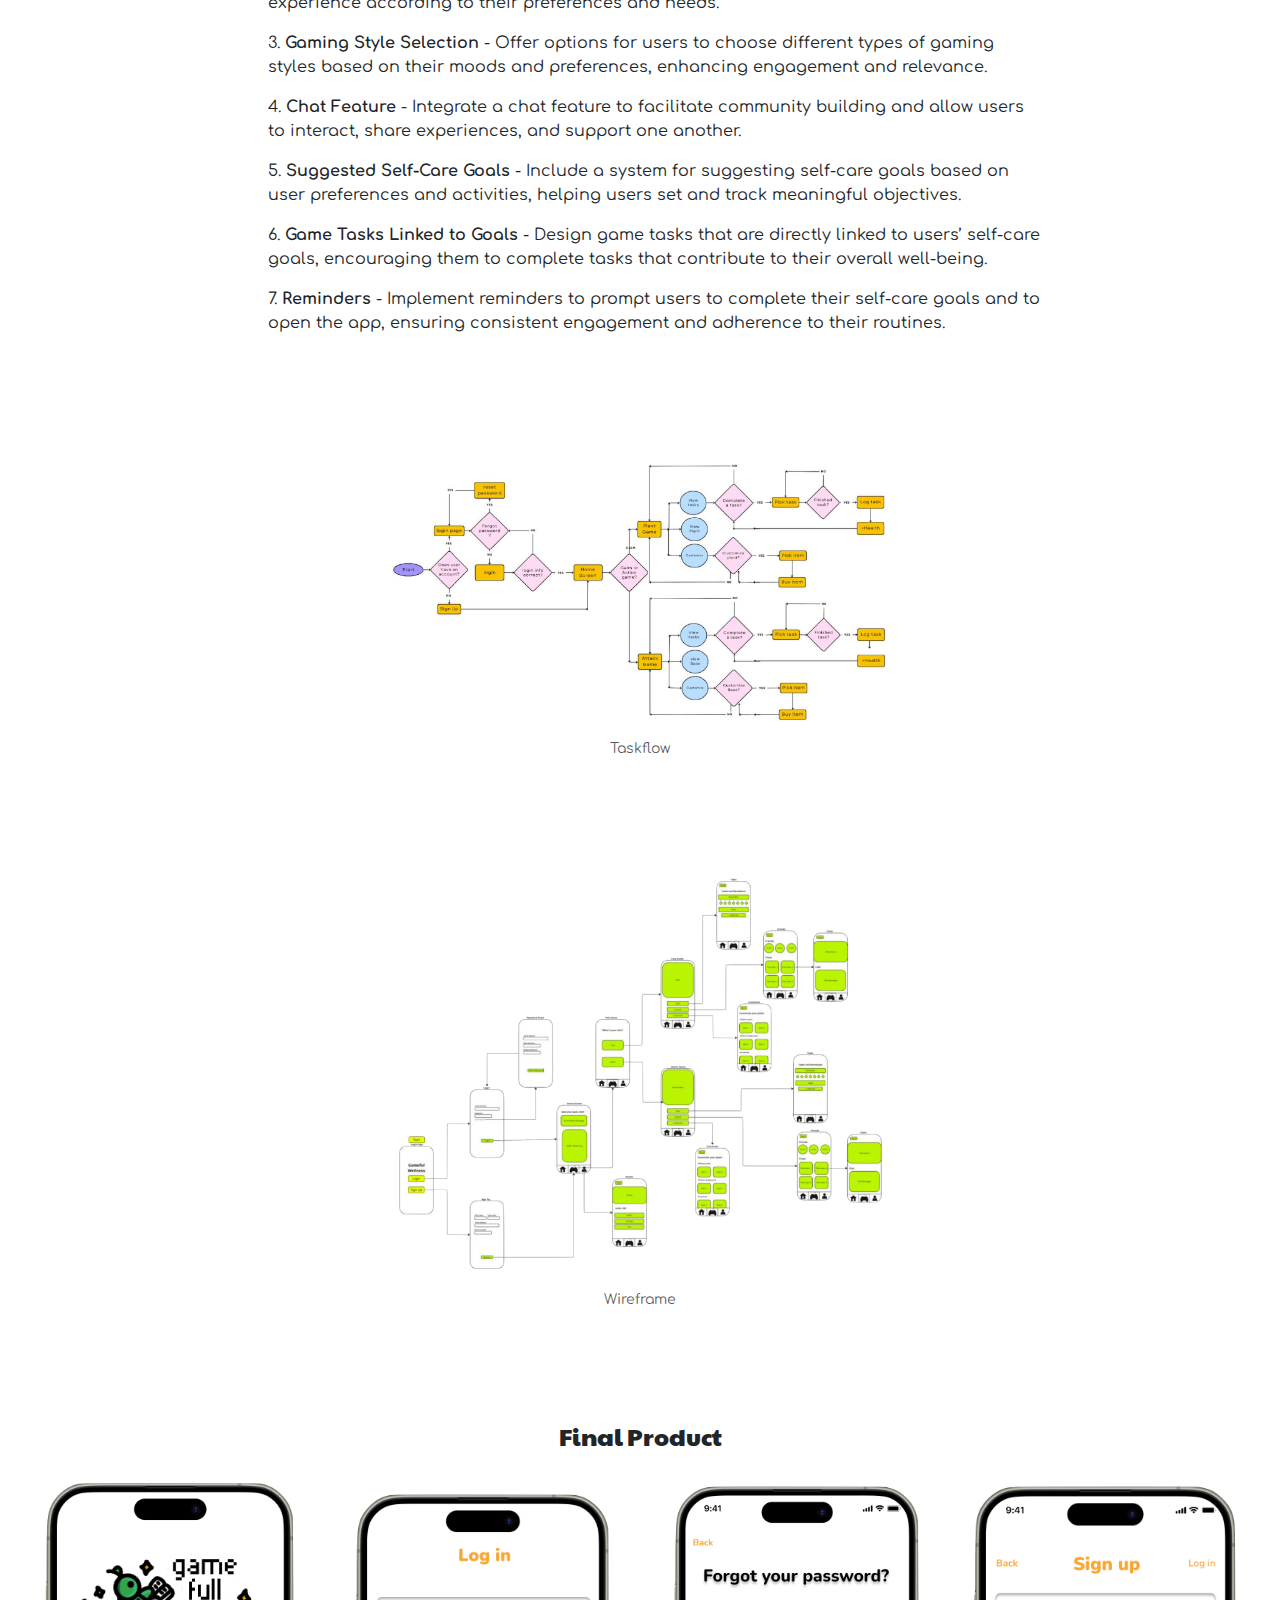
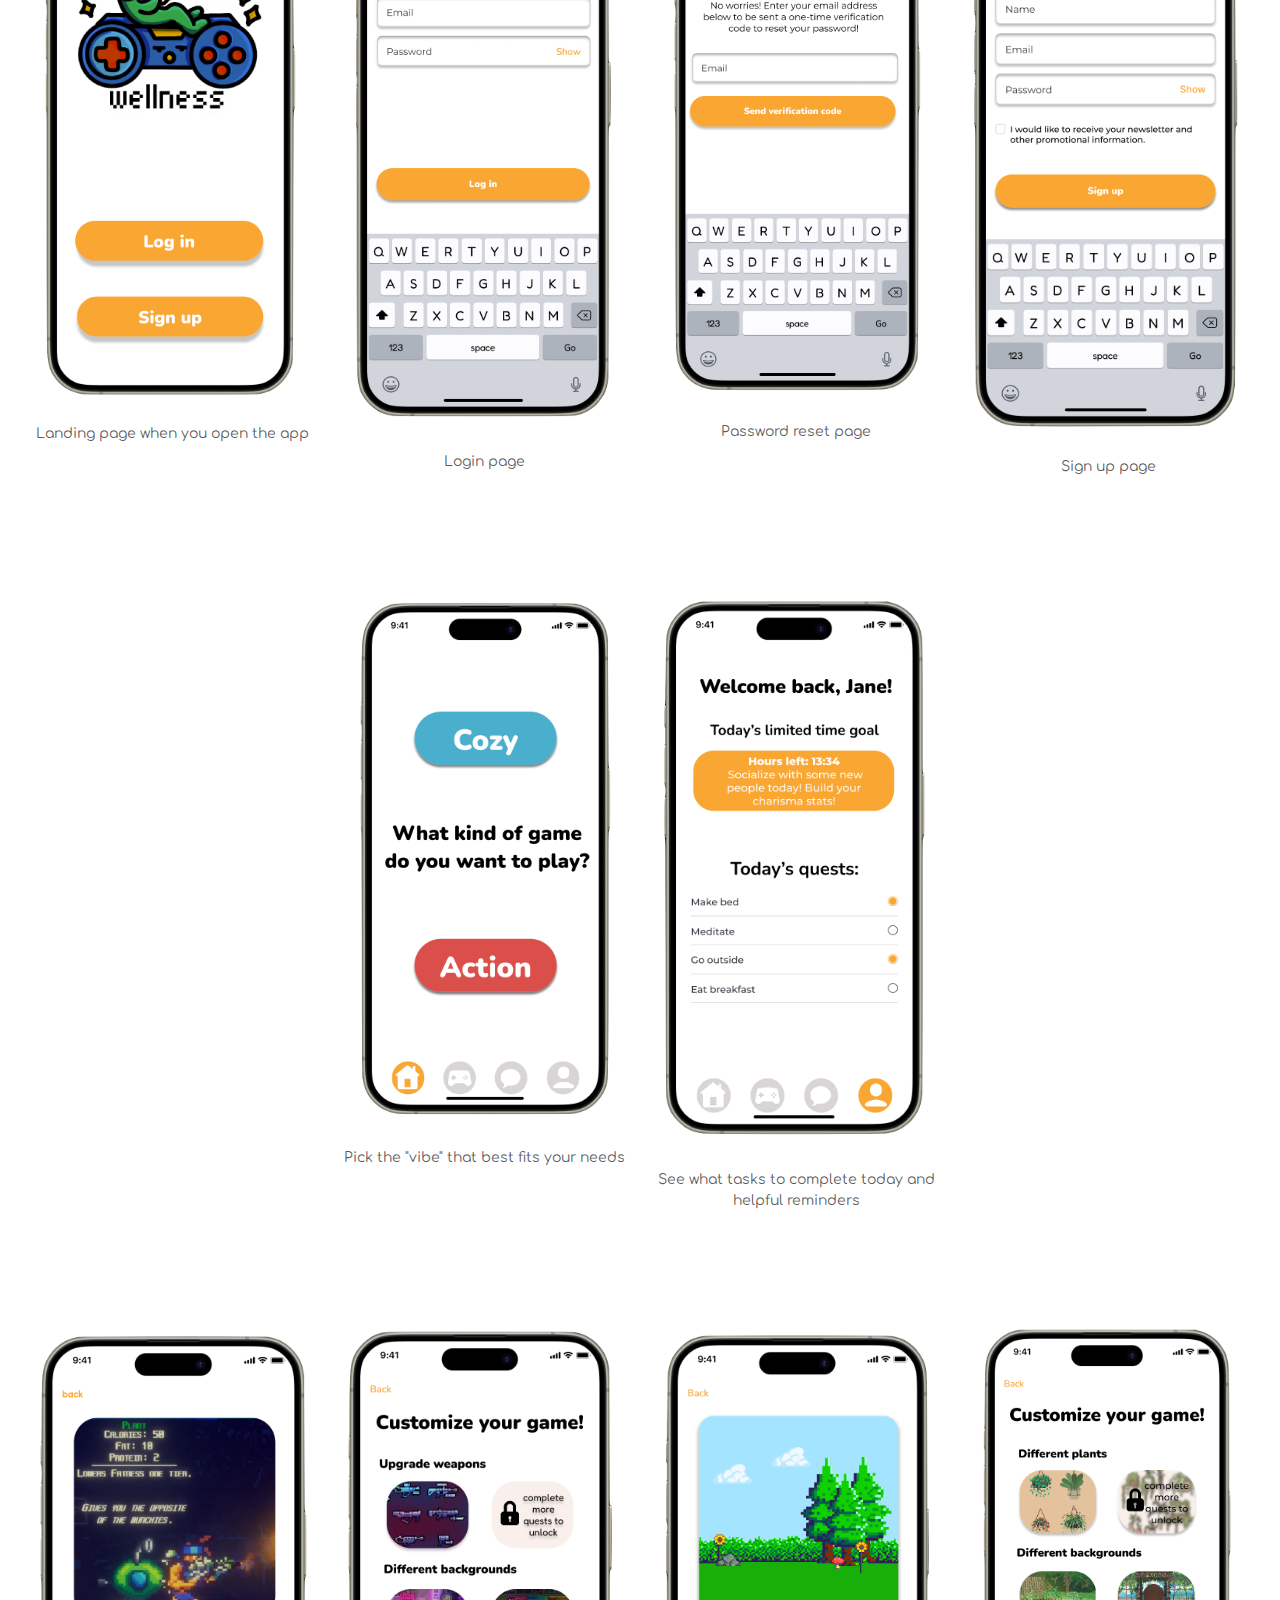
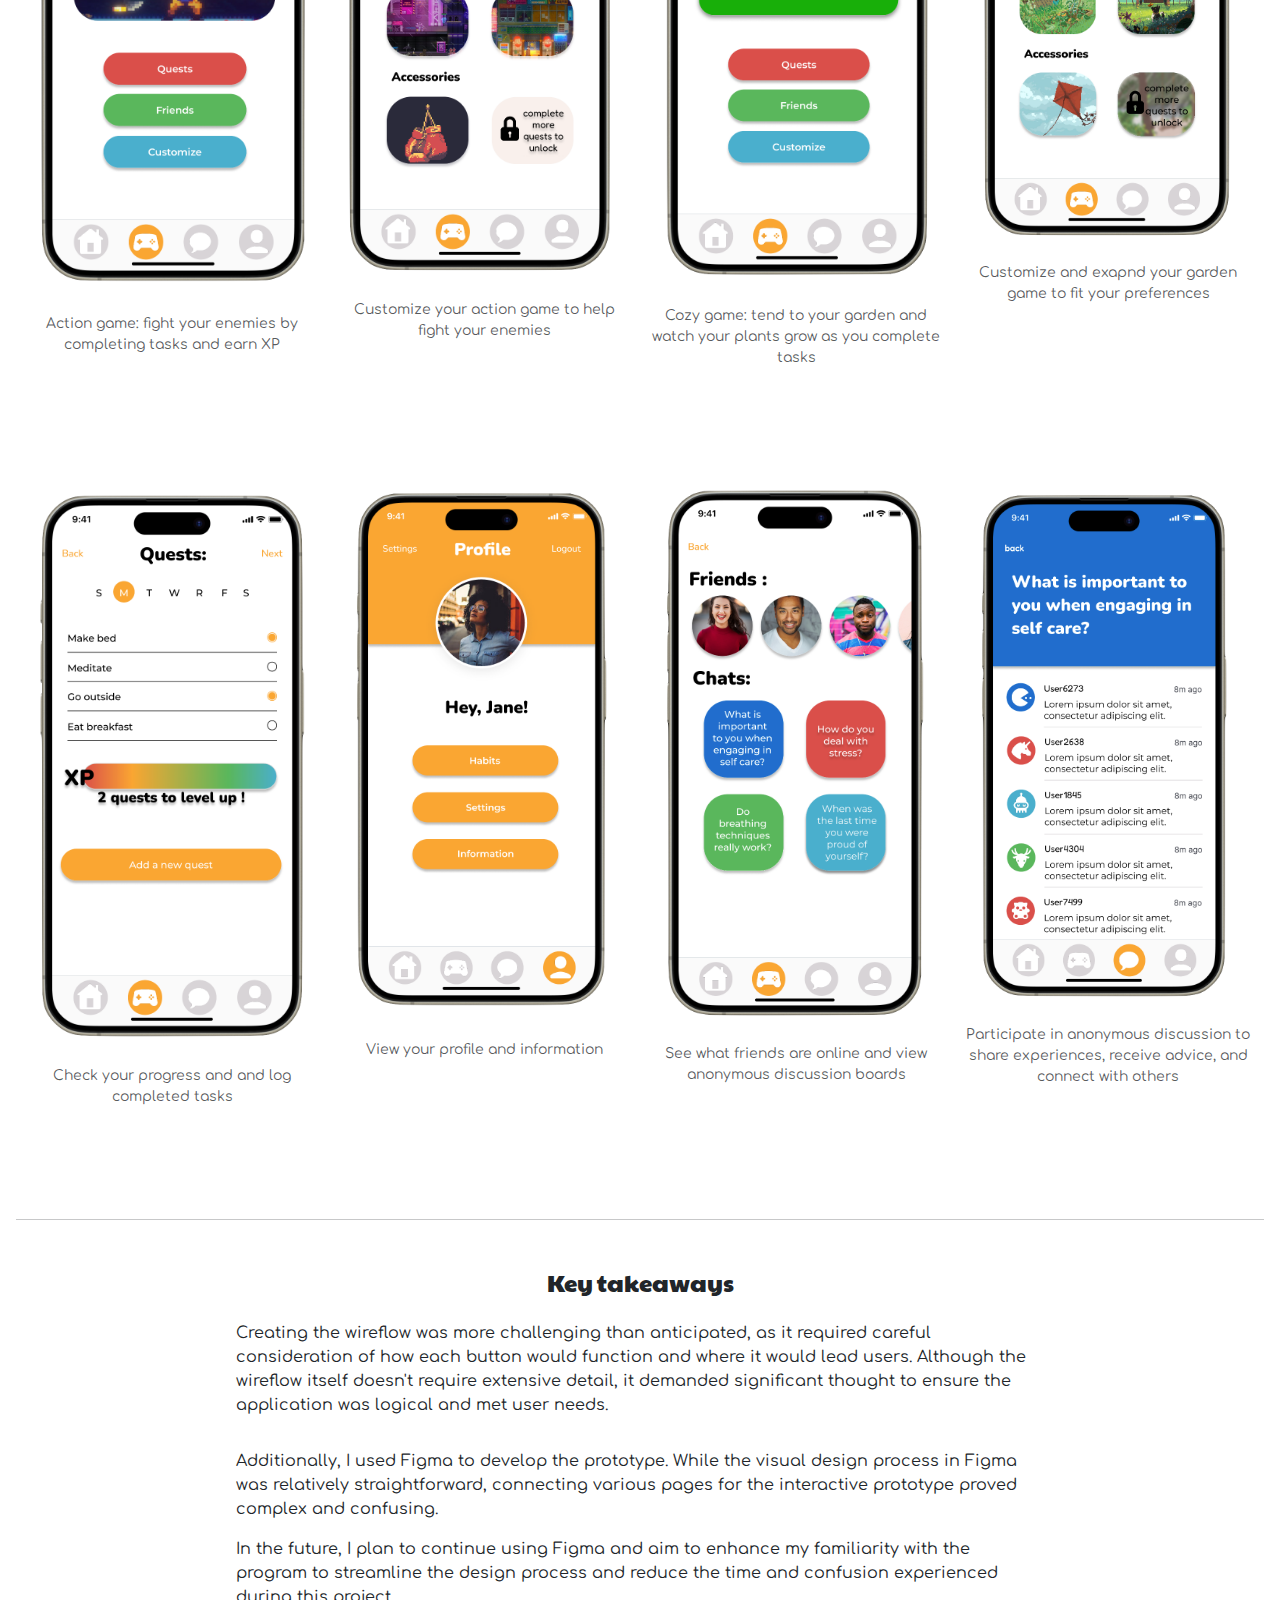
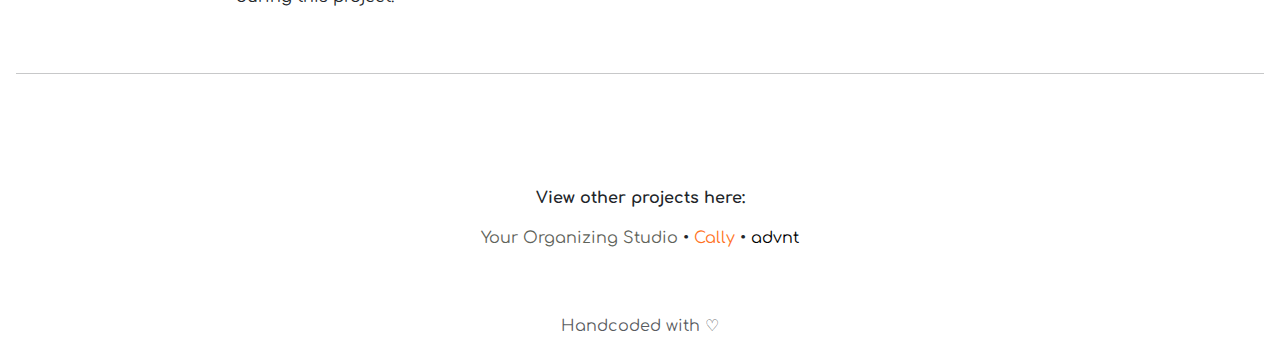
<file: gamefulWellness.html>
<!doctype html>
<html lang="en">
<head>
  <meta charset="utf-8">
  <meta name="viewport" content="width=device-width, initial-scale=1">
  <title>Andrea Rivera's Portfolio</title>
  <link href="https://cdn.jsdelivr.net/npm/bootstrap@5.3.3/dist/css/bootstrap.min.css" rel="stylesheet" integrity="sha384-QWTKZyjpPEjISv5WaRU9OFeRpok6YctnYmDr5pNlyT2bRjXh0JMhjY6hW+ALEwIH" crossorigin="anonymous">
  <link rel="preconnect" href="https://fonts.googleapis.com">
  <link rel="preconnect" href="https://fonts.gstatic.com" crossorigin>
  <link href="https://fonts.googleapis.com/css2?family=Comfortaa:wght@300..700&family=Paytone+One&display=swap" rel="stylesheet">
  <style>
    h1, h2 ,h3, h4 {font-family:'Paytone One', arial, sans-serif;}
    body {font-family:'Comfortaa', arial, sans-serif;}
  </style>
  <link rel="stylesheet" href="styles/main.css">
</head>

<body>
    <div class="container-fluid">
      <!-- start of nav bar -->
      <div class="navigation">
        <nav class="navbar navbar-expand-lg bg-white fixed-top">
          <div class="container-fluid">
            <a class="navbar-brand" href="index.html">
             <img src="images/ARlogo2.png" alt="Logo" width="70" height="70" class="d-inline-block align-text-center">
              Andrea Rivera
            </a>
            <button class="navbar-toggler" type="button" data-bs-toggle="collapse" data-bs-target="#navbarNav" aria-controls="navbarNav" aria-expanded="false" aria-label="Toggle navigation">
              <span class="navbar-toggler-icon"></span>
            </button>
            <div class="collapse navbar-collapse justify-content-end" id="navbarNav">
              <ul class="navbar-nav">
                <li class="nav-item">
                  <a class="nav-link" href="index.html#portfolio">Portfolio</a>
                </li>
                <li class="nav-item">
                  <a class="nav-link" href="about.html">About me</a>
                </li>
                <li class="nav-item">
                  <a class="nav-link" href="images/AndreaRiveraResume.pdf" target="_blank">Résumé</a>
                </li>
              </ul>
            </div>
          </div>
        </nav>
      </div>
      <!-- end of nav bar -->

        <section class="project">


          <section class="row bg-primary hero" id="hero">
            <div class="col-md-12 my-auto position-relative text-center">
              <img src="images/gw/gwLogo.png" alt="Gameful Wellness Logo" class="mt-5 pt-5 img-fluid" height="400" width="400">
            </div>
          </section>
          <div class="mx-3"> <!-- overall margin -->


          <div class="row justify-content-center py-5">
            <div class="col-md-5 my-auto text-center">
              <h1 class="projectname"> Gameful Wellness </h1>
              <p class="text-muted pt-3"> App Design </p>
              <p class="text-muted"> Februry 2024 - April 2024 </p>
              <p class="text-muted"> Product Design, User Research, Prototyping and Information Architecture </p>
            </div>
            <div class="col-md-5 mx-5">
              <h2 class="text-center pb-3"> Background </h2>
              <p class="ps-3"> My team embarked on developing a gamified self-care app to tackle the widespread challenge young adults face in establishing and maintaining healthy self-care habits. Recognizing the increasing popularity of gamification, we saw an opportunity to create an engaging solution that promotes personal development and mental well-being. By integrating entertaining elements, we aimed to make self-care practices more accessible and enjoyable, ultimately fostering long-term healthy habits.</p>
            </div>
          </div>

          <div class="row problem text-center justify-content-center">
            <hr class="mb-5">
            <div class="col-md-8 ">
              <h2 class="pb-3"> Problem </h2>
              <p class="text-start">Young adults often struggle to build and maintain healthy routines due to a lack of motivation and difficulty feeling in the right "mood" for specific self-care activities.</p>
            </div>
            <hr class="mt-5">
          </div>

          <div class="row problem justify-content-center">
            <div class="col-md-8 ">
              <h2 class="text-center pt-3"> Goals</h2>
              <ol class="list-group-flush list-group-numbered">
                <li class="list-group-item justify-content-center py-3"> <strong>Develop a Gamified Self-Care App</strong> - Create an app that helps users build and maintain healthy habits through engaging gamification techniques.</li>
                <li class="list-group-item justify-content-center pb-3"> <strong>Foster a Supportive Environment</strong> - Design the app to cultivate a positive and encouraging atmosphere for users.</li>
                <li class="list-group-item justify-content-center pb-3"> <strong> Offer Customizable Options </strong> - Provide features that allow users to engage in self-care activities based on their moods, enhancing personalization and engagement.</li>
              </ol>
            </div>

          </div>

          <div class="row justify-content-center py-5">
            <div class="col-lg-5 my-auto">
              <h2 class="text-center pb-3"> Market Trends</h2>
              <ol class="list-group-flush list-group-numbered">
                <li class="list-group-item justify-content-center pb-3"> <strong>Rise in Gamification of Apps</strong> - Increasing popularity of apps that incorporate game-like elements to enhance user engagement. </li>
                <li class="list-group-item justify-content-center pb-3"> <strong> - Blend of Entertainment and Personal Development</strong> Growing trend of apps that combine entertainment with self-improvement features.</li>
                <li class="list-group-item justify-content-center pb-3"><strong>Social-Based Apps</strong> - Increased demand for apps that foster social interaction and community building.</li>
                <li class="list-group-item justify-content-center"><strong>Focus on Mental Health</strong> - Mental health has become a prominent topic, with more users seeking apps that support well-being and mental health.</li>
              </ol>
              </div>

            <figure class="figure col-lg-5 text-center">
              <img src="images/gw/stakeholders.png" alt="Gameful Wellness Stakeholders" height="400" width="400" class="img-fluid">
              <figcaption class="figure-caption pt-3"> Stakeholders</figcaption>
            </figure>
          </div>

          <div class="row text-center justify-content-center py-5">
            <h2>Competition Analysis</h2>
            <div class="row text-center justify-content-center py-5">

              <div class="col-lg-3 text-center pb-3">
                <img src="images/gw/finch.png" height = "500" width="300" alt="" class="img-fluid">
                <p class="pt-2"><strong>Finch: Self-care Pet</strong></p>
                <ul class="list-group-flush list-group-numbered text-center ms-5 ">
                  <li class="list-group-item justify-content-center pb-3"> Goal setting</li>
                  <li class="list-group-item justify-content-center pb-3"> Habit tracking</li>
                  <li class="list-group-item justify-content-center pb-3"> Gamification</li>
                  <li class="list-group-item justify-content-center pb-3"> Reflection</li>
                  <li class="list-group-item justify-content-center pb-3"> Recommendations</li>
                  <li class="list-group-item justify-content-center pb-3"> Mood tracking</li>
                  <li class="list-group-item justify-content-center pb-3"> <strong>User base:</strong> 242k</li>
                </ul>
              </div>

              <div class="col-lg-3 pb-3">
                <img src="images/gw/me+.png" height ="500" width="300" alt="" class="img-fluid">
                <p class="pt-2"><strong>Me+ Daily Routine Planning</strong></p>
                <ul class="list-group-flush list-group-numbered text-center ms-5 ">
                  <li class="list-group-item justify-content-center pb-3"> Goal setting</li>
                  <li class="list-group-item justify-content-center pb-3"> Habit tracking</li>
                  <li class="list-group-item justify-content-center pb-3"> Reflection</li>
                  <li class="list-group-item justify-content-center pb-3"> <strong>User base:</strong> 114k</li>
                </ul>
              </div>

              <div class="col-lg-3 pb-3">
                <img src="images/gw/habitRabbit.png" height = "500" width="300" alt="" class="img-fluid">
                <p class="pt-2"><strong> Habit Rabit: Habit Tracker</strong></p>
                <ul class="list-group-flush list-group-numbered text-center ms-5">
                  <li class="list-group-item justify-content-center pb-3"> Goal setting</li>
                  <li class="list-group-item justify-content-center pb-3"> Habit tracking</li>
                  <li class="list-group-item justify-content-center pb-3"> Gamification</li>
                  <li class="list-group-item justify-content-center pb-3"> Mood tracking</li>
                  <li class="list-group-item justify-content-center pb-3"> <strong>User base:</strong> 4.5k</li>
                </ul>
              </div>

            </div>

            <div class="row justify-content-center py-5">
              <div class="col-md-8 my-auto">
                <h2 class="text-center pb-3"> Target Audience </h2>
                <p class="text-start"> Our target users are adults between the ages of 18-30 who have an interest in mobile and video games. They are attracted to apps that gamify experiences, particularly those that can be played with friends. These users enjoy sharing discoveries and trying new activities. They are interested in self-improvement and enhancing their well-being. Notably, they are often more motivated to take care of themselves when it involves supporting their friends.</p>
                </div>
              </div>
            </div>


            <div class="row justify-content-center py-5">
              <div class="col-md-4 py-5 my-auto">
                <h2 class="text-center pb-3"> User Research</h2>
                <p>During our user research phase, we conducted interviews with individuals from diverse backgrounds. Our interviewees were aged between 20-30 and had an interest in either games or self-care practices.</p>
              </div>
              <figure class="figure col-md-4 text-center ps-3">
                <img src="images/gw/gwPersona.png" alt="User Persona" height="300" width="600" class="img-fluid">
              </figure>
            </div>

            <div class="row justify-content-center py-5">
              <figure class="figure col-md-5 text-center">
                <img src="images/gw/gwJourney.png" alt="User Journey" height="500" width="600" class="img-fluid">

              </figure>
            </div>

            <div class="row justify-content-center py-5">
              <hr class="mb-5">
              <div class="col-md-8">
                <h2 class="text-center pb-3"> What does this mean for us? </h2>
                <p> Our analysis revealed that not many self-care apps effectively gamify the user experience while also providing online communities. Additionally, we found that Gen Z individuals are more inclined to help others before themselves. This demographic, along with young adults, has a strong desire for community and belonging. These insights highlight a unique opportunity for our app to fill a gap in the market by combining gamified self-care with a supportive online community.</p>
              </div>
                <hr class="mt-5">
            </div>


            <div class="row text-center justify-content-center py-5">
              <div class="col-md-8">
                <h2 class="pb-3"> Design Requirements </h2>
                <ol class="list-group-flush list-group-numbered">
                  <li class="list-group-item justify-content-center pb-3"> <strong>User Registration</strong> - Implement a registration process for users to create an account, allowing them to save their progress and personalize their experience.</li>
                  <li class="list-group-item justify-content-center pb-3"> <strong> Customization Options</strong> Provide users with customizable features to tailor their app experience according to their preferences and needs.</li>
                  <li class="list-group-item justify-content-center pb-3"><strong>Gaming Style Selection</strong> - Offer options for users to choose different types of gaming styles based on their moods and preferences, enhancing engagement and relevance.</li>
                  <li class="list-group-item justify-content-center pb-3"><strong>Chat Feature</strong> - Integrate a chat feature to facilitate community building and allow users to interact, share experiences, and support one another.</li>
                  <li class="list-group-item justify-content-center pb-3"> <strong>Suggested Self-Care Goals</strong> - Include a system for suggesting self-care goals based on user preferences and activities, helping users set and track meaningful objectives.</li>
                  <li class="list-group-item justify-content-center pb-3"> <strong> Game Tasks Linked to Goals</strong> - Design game tasks that are directly linked to users’ self-care goals, encouraging them to complete tasks that contribute to their overall well-being.</li>
                  <li class="list-group-item justify-content-center"><strong>Reminders</strong> - Implement reminders to prompt users to complete their self-care goals and to open the app, ensuring consistent engagement and adherence to their routines.</li>
                </ol>
              </div>
          </div>

          <div class="row justify-content-center py-5">
            <figure class="figure col-md-5 text-center">
              <img src="images/gw/gwTaskflow.png" alt="Taskflow" height="500" width="700" class="img-fluid">
              <figcaption class="figure-caption pt-3"> Taskflow</figcaption>
            </figure>
          </div>
          <div class="row justify-content-center py-5">
            <figure class="figure col-md-5 text-center">
              <img src="images/gw/gwWireframe.png" alt="Wireframe" height="500" width="700" class="img-fluid">
              <figcaption class="figure-caption pt-3"> Wireframe</figcaption>
            </figure>
          </div>

          <div class="row text-center justify-content-center py-5">
              <h2 class="pb-3"> Final Product </h2>
            <figure class="figure col-md-3">
              <img src="images/gw/gwLanding.png" alt="gw landing page." height="500" width="300" class="img-fluid">
              <figcaption class="figure-caption pt-3">Landing page when you open the app</figcaption>
            </figure>
            <figure class="figure col-md-3">
              <img src="images/gw/gwLogin.png" alt="gw Login" height="500" width="300" class="img-fluid">
              <figcaption class="figure-caption pt-3">Login page</figcaption>
            </figure>
            <figure class="figure col-md-3">
              <img src="images/gw/gwPassword.png" alt="gw forgot password" height="500" width="300" class="img-fluid">
              <figcaption class="figure-caption pt-3">Password reset page</figcaption>
            </figure>
            <figure class="figure col-md-3">
              <img src="images/gw/gwSignup.png" alt="advnt CTA" height="500" width="300" class="img-fluid">
              <figcaption class="figure-caption pt-3">Sign up page</figcaption>
            </figure>
          </div>

          <div class="row text-center justify-content-center py-5">
            <figure class="figure col-md-3">
              <img src="images/gw/gwChoice.png" alt="gw choice" height="500" width="300" class="img-fluid">
              <figcaption class="figure-caption pt-3">Pick the "vibe" that best fits your needs</figcaption>
            </figure>
            <figure class="figure col-md-3">
              <img src="images/gw/gwReminders.png" alt="gw reminders" height="500" width="300" class="img-fluid">
              <figcaption class="figure-caption pt-3">See what tasks to complete today and helpful reminders</figcaption>
            </figure>
          </div>

          <div class="row text-center justify-content-center py-5">
            <figure class="figure col-md-3">
              <img src="images/gw/gwAction.png" alt="gw action game" height="500" width="300" class="img-fluid">
              <figcaption class="figure-caption pt-3">Action game: fight your enemies by completing tasks and earn XP</figcaption>
            </figure>
            <figure class="figure col-md-3">
              <img src="images/gw/gwAction2.png" alt="gw customize" height="500" width="300" class="img-fluid">
              <figcaption class="figure-caption pt-3">Customize your action game to help fight your enemies</figcaption>
            </figure>
            <figure class="figure col-md-3">
              <img src="images/gw/gwCozy.png" alt="gw cozy game" height="500" width="300" class="img-fluid">
              <figcaption class="figure-caption pt-3">Cozy game: tend to your garden and watch your plants grow as you complete tasks</figcaption>
            </figure>
            <figure class="figure col-md-3">
              <img src="images/gw/gwCozy2.png" alt="gw cozy customize" height="500" width="300" class="img-fluid">
              <figcaption class="figure-caption pt-3">Customize and exapnd your garden game to fit your preferences</figcaption>
            </figure>
          </div>

          <div class="row text-center justify-content-center py-5">
            <figure class="figure col-md-3">
              <img src="images/gw/gwXp.png" alt="gw Xp" height="500" width="300" class="img-fluid">
              <figcaption class="figure-caption pt-3">Check your progress and and log completed tasks</figcaption>
            </figure>
            <figure class="figure col-md-3">
              <img src="images/gw/gwProfile.png" alt="gw profile" height="500" width="300" class="img-fluid">
              <figcaption class="figure-caption pt-3">View your profile and information</figcaption>
            </figure>
              <figure class="figure col-md-3">
                <img src="images/gw/gwChats.png" alt="gw chats" height="500" width="300" class="img-fluid">
                <figcaption class="figure-caption pt-3">See what friends are online and view anonymous discussion boards</figcaption>
              </figure>
              <figure class="figure col-md-3">
                <img src="images/gw/gwChat.png" alt="gw chat" height="500" width="300" class="img-fluid">
                <figcaption class="figure-caption pt-3">Participate in anonymous discussion to share experiences, receive advice, and connect with others</figcaption>
            </figure>
          </div>


          <div class="row justify-content-center py-5">
            <hr class="mb-5">
            <div class="col-md-8">
              <h2 class="text-center"> Key takeaways </h2>
              <p class="py-3"> Creating the wireflow was more challenging than anticipated, as it required careful consideration of how each button would function and where it would lead users. Although the wireflow itself doesn't require extensive detail, it demanded significant thought to ensure the application was logical and met user needs.</p>
              <p>Additionally, I used Figma to develop the prototype. While the visual design process in Figma was relatively straightforward, connecting various pages for the interactive prototype proved complex and confusing.</p>
              <p>In the future, I plan to continue using Figma and aim to enhance my familiarity with the program to streamline the design process and reduce the time and confusion experienced during this project.</p>

            <!--  <p class="text-center"><a href="" target="_blank">Check out the prototype here!</a></p>-->

            </div>
            <hr class="mt-5">
          </div>

        </div>
        </section>

        <section>
          <div class="row text-center justify-content-center py-5">
            <div class="col-md-10 ">
            <p><strong>View other projects here:</strong> </p>
            <p><a class="no-dec" id="yos" href="yourOrganizingStudio.html">Your Organizing Studio</a> • <a class="no-dec" id="cally" href="cally.html">Cally</a> • <a class="no-dec" id="advnt" href="advnt.html">advnt</a></p>
            </div>
          </div>
        </section>

        <!-- start footer-->
      <footer class="row text-center justify-content-center">
        <div class="col-md-10">
          <p class= "text-muted"> Handcoded with ♡ </p>
        </div>
      </footer> <!--end footer -->

    </div> <!-- end div container -->

    <script src="https://cdn.jsdelivr.net/npm/bootstrap@5.3.3/dist/js/bootstrap.bundle.min.js" integrity="sha384-YvpcrYf0tY3lHB60NNkmXc5s9fDVZLESaAA55NDzOxhy9GkcIdslK1eN7N6jIeHz" crossorigin="anonymous"></script>
    <script src="scripts/main.js"></script>
  </body>
</html>
</file>
<file: styles/main.css>
#home{
  height:800px;
}

#hero{
  height: 60vh;

}

.navbar-brand{
  font-weight: normal;
}

.navbar-brand:hover{
  color: #6CB5AC;
}

.nav-link:hover{
  color:#6CB5AC;
}

a.nav-link{
  text-decoration: none;
  font-weight: bold;

}
a:hover{
  color:#DD6064;
}

#changeText{
  font-size: 8em;
}

a{
  text-decoration: none;
  font-weight: normal;
  color: #6CB5AC;
}

li{
  text-align: start;
}

.text-gradient {
                background: linear-gradient(170deg, #6CB5AC, #6CB5AC, #6CB5AC, #DD6064, #DD6064);
                -webkit-background-clip: text;
                background-clip: text;
                color: transparent;
}

.scrollDown{
  justify-content: center;
}

.scrollDown::before {
  /*animation: bounce 1s ease infinite;*/

  color: #6CB5AC;
  content: '╲╱';
  font-size: 1.5rem;
  height: 4rem;
  letter-spacing: -1px;
  line-height: 4rem;
  opacity: 1;
  text-align: center;
  width: 6rem;
  padding-bottom: 5rem;


}

@keyframes bounce {
  50% {
    transform: translateY(-20%);
  }
}

.projectname{
  font-size: 1.5rem;
}

h2 {
  font-size: 1.5rem;
}

#gw{
  color: #016ECD;
}
#gw:hover{
  color: lightblue;
}

#yos{
  color: #5f635a;
}
#yos:hover{
  color: #bec3bb;
}

#cally{
  color: #FF7324;
}
#cally:hover{
  color: #FFC464;
}

#advnt{
  color: black;
}
#advnt:hover{
  color: gray;
}

.callyhead{
  background-color: #FF7324;
}

.yoshead{
  background-color: #bec3bb;
}
/* colors

Teal: #6CB5AC
Med Blue: #3F6E8A
Dark Blue: #374C77
Pink: #DD6064
Green: #A6C790
Yellow: #FCF2B3
*/
</file>
